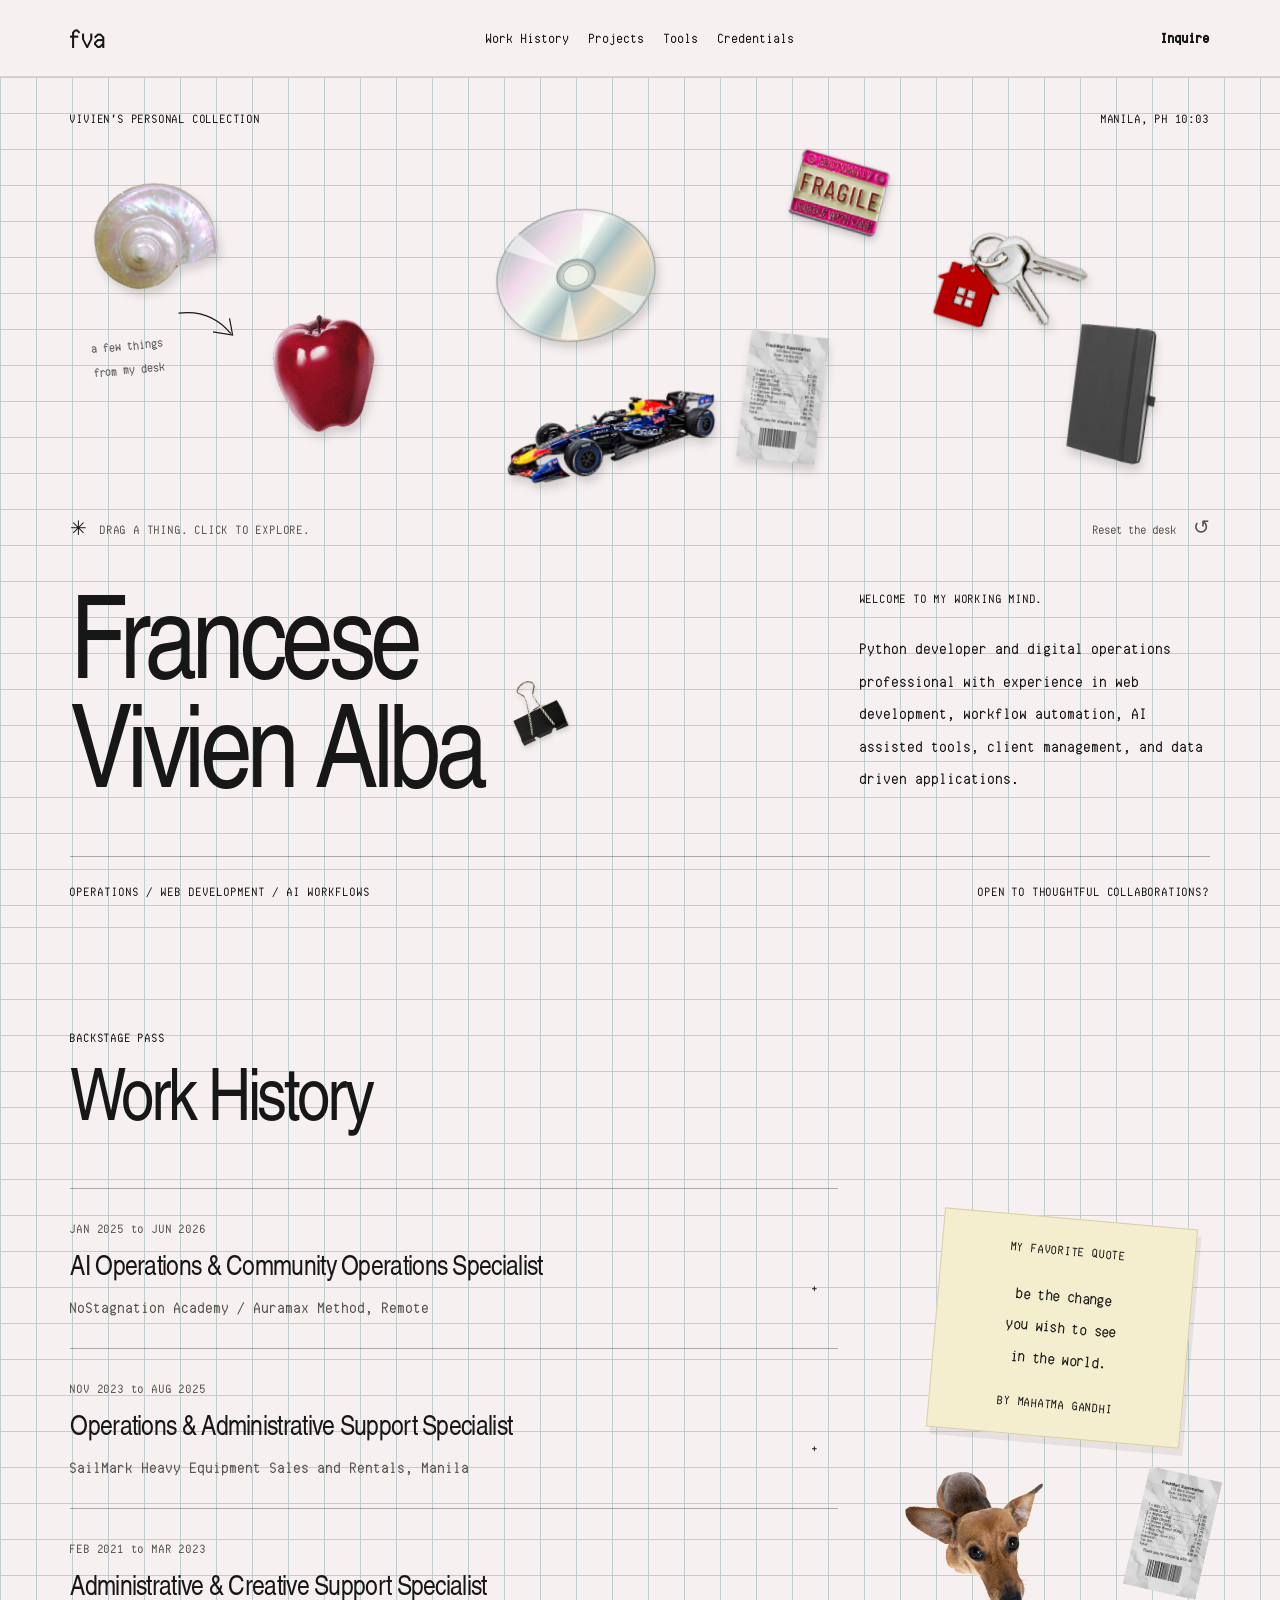
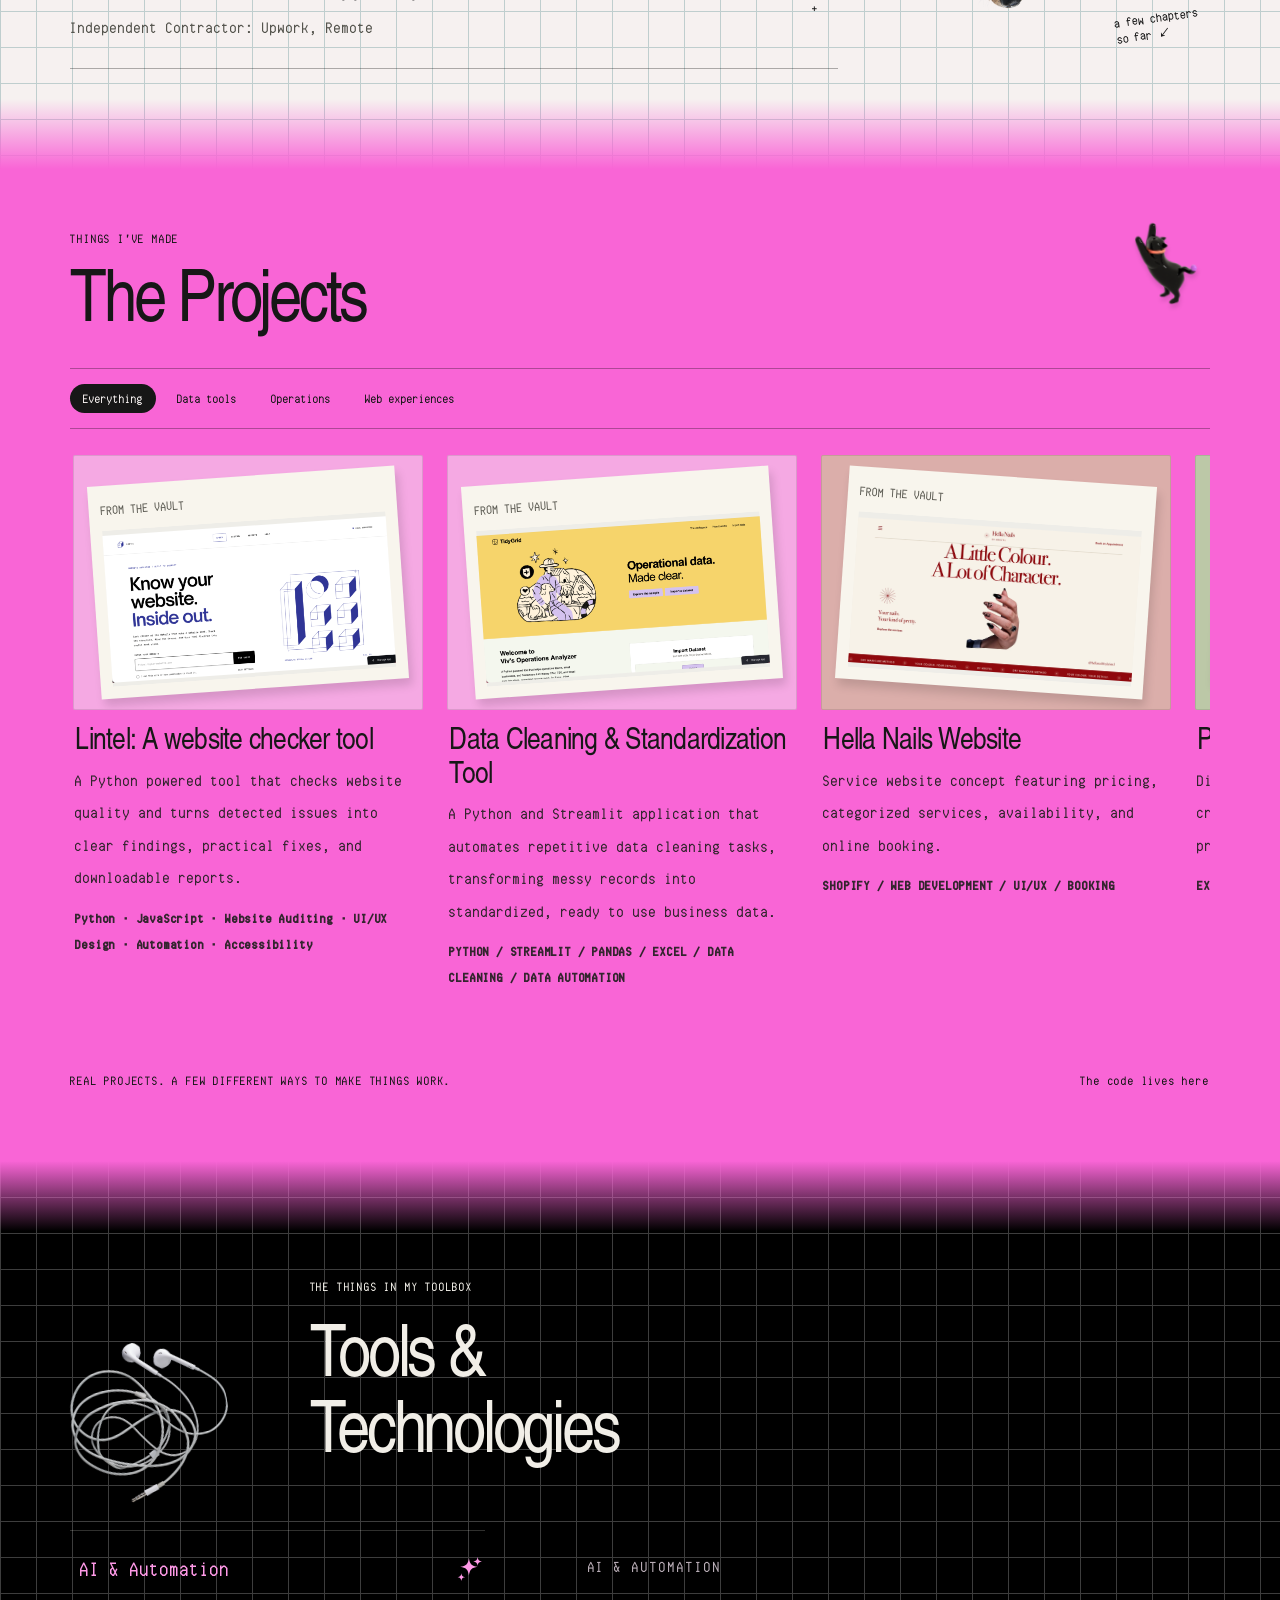
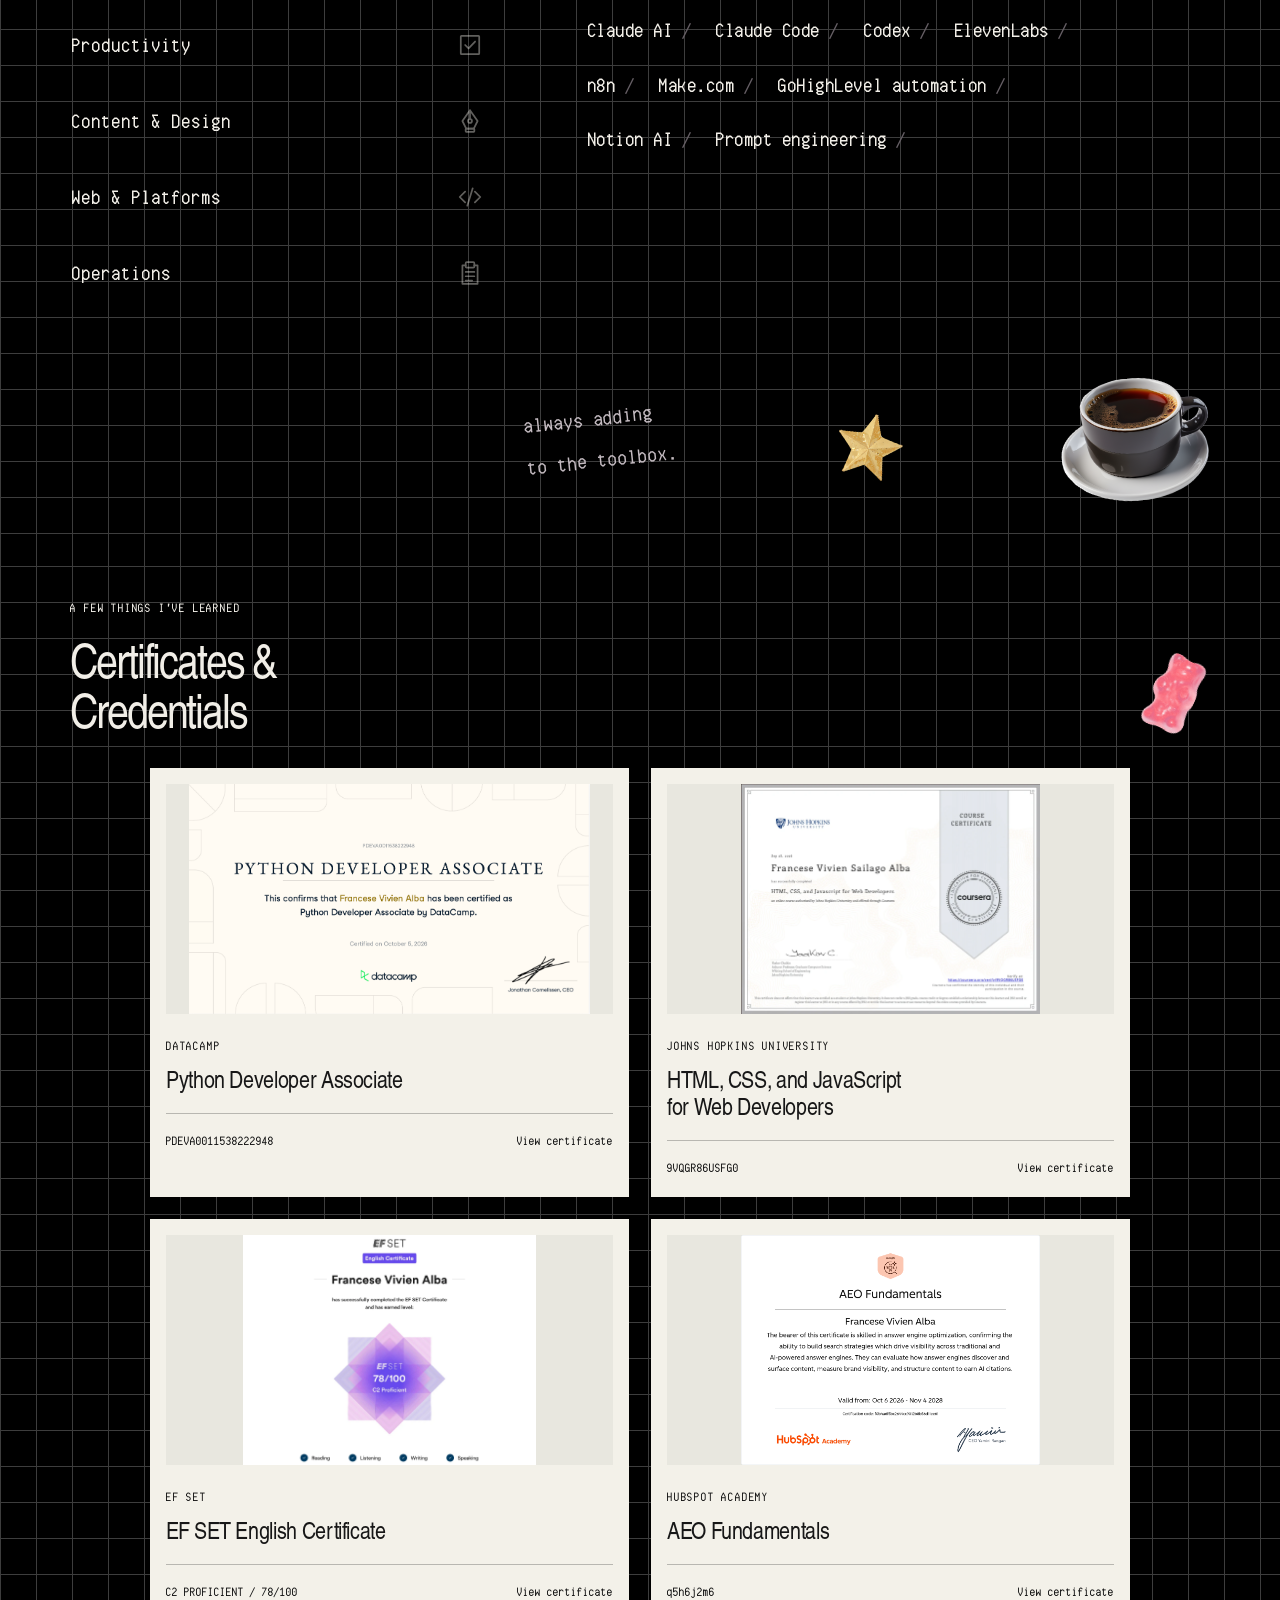
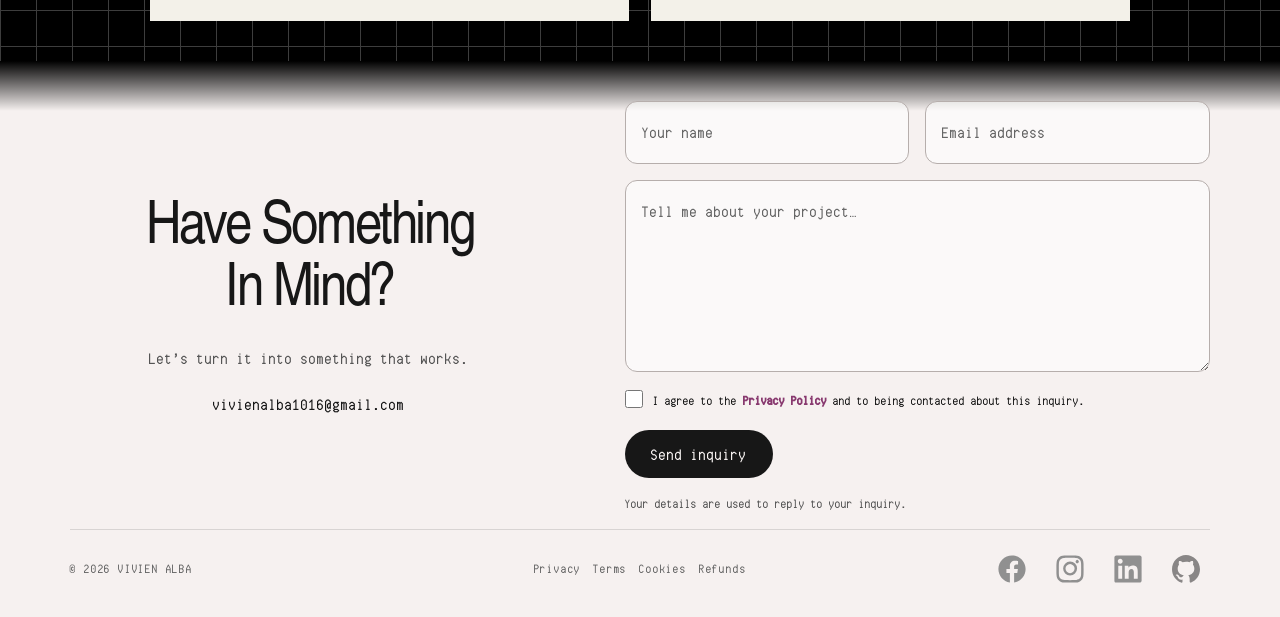
<file: index.html>
<!doctype html>
<html lang="en">
<head>
  <meta charset="utf-8">
  <meta name="viewport" content="width=device-width, initial-scale=1">
  <meta name="theme-color" content="#f6f1f0">
  <meta name="description" content="Practical tools, thoughtful workflows, and digital experiences by Vivien Alba, an operations and automation specialist based in Manila.">
  <meta name="robots" content="noindex,nofollow">
  <title>&#8203;</title>
  <link rel="icon" href="./assets/fva-exact-logo.png?v=black-fva-1" type="image/png">
  <link rel="apple-touch-icon" href="./assets/fva-exact-logo.png?v=black-fva-1">
  <link rel="preload" href="./assets/fonts/display.woff" as="font" type="font/woff" crossorigin>
  <link rel="preload" href="./assets/fonts/computer-says-no.woff2" as="font" type="font/woff2" crossorigin>
  <link rel="stylesheet" href="./assets/style.css?v=mobile-alpha-1">
  <script type="module" src="./assets/app.js?v=mobile-alpha-1"></script>
  <style id="credentials-gallery-styles">
#certificates.credentials{background-color:#000000;color:#f1eee7;padding:26px var(--gutter) 40px;--grid:#3d3d3d;border:0;border-radius:0}
#certificates .section-heading{border:0;padding-top:0;margin-bottom:24px}
#certificates .section-heading h2{font-size:48px}
#certificates .credentials-gummy{width:72px}
#certificates .credential-gallery{display:grid;grid-template-columns:repeat(2,minmax(0,1fr));gap:22px;max-width:980px;margin-inline:auto;overflow:visible;padding:0;cursor:auto}
#certificates .credential-gallery>.credential-card{min-width:0;width:auto;border:0;cursor:pointer}
#certificates .credential-image{height:clamp(170px,18vw,240px)}
@media(max-width:620px){
 #certificates.credentials{padding:22px var(--gutter) 32px}
 #certificates .section-heading h2{font-size:40px}
 #certificates .credentials-gummy{width:52px}
 #certificates .credential-gallery{grid-template-columns:1fr;max-width:400px;gap:18px}
 #certificates .credential-image{height:190px}
}
  </style>
</head>
<body>
  <a class="skip-link" href="#main">Skip to content</a>
  <header class="site-header">
    <a class="wordmark" href="#home" aria-label="Francese Vivien Alba, home">fva</a>
    <nav class="desktop-nav" aria-label="Main navigation">
      <a href="#work-history">Work History</a><a href="#projects">Projects</a><a href="#tools-technologies">Tools</a><a href="#certificates">Credentials</a>
    </nav>
    <button class="header-inquire" data-inquire type="button">Inquire</button>
    <button class="menu-toggle" type="button" aria-expanded="false" aria-controls="mobile-menu" aria-label="Open navigation"><span></span><span></span></button>
  </header>
  <nav class="mobile-menu" id="mobile-menu" aria-label="Mobile navigation" hidden>
    <a href="#work-history">Work History</a><a href="#projects">Projects</a><a href="#tools-technologies">Tools & Technologies</a><a href="#certificates">Certificates & Credentials</a><a href="#contact">Inquire</a>
  </nav>
  <main id="main" tabindex="-1">
    <section class="hero grid-paper" id="home" aria-labelledby="hero-title">
      <div class="section-kicker"><span>VIVIEN'S PERSONAL COLLECTION</span><span>MANILA, PH <span id="manila-clock"></span></span></div>
      <div class="object-desk" aria-label="Interactive desk: drag the objects or select one to explore a project">
        <button class="desk-object object-cd" type="button" data-project="websiteqc" aria-label="Explore Lintel website checker"><span class="desk-entry"><span class="object-float"><span class="object-art"><img src="./assets/cd.svg?v=alpha-1" alt="" draggable="false"></span></span></span><span class="object-label">Lintel ↗</span></button>
        <button class="desk-object object-terminal" type="button" data-project="tidygrid" aria-label="Explore TidyGrid"><span class="desk-entry"><span class="object-float"><span class="object-art"><img src="./assets/apple.svg?v=alpha-1" alt="" draggable="false"></span></span></span><span class="object-label">a little Python magic ↗</span></button>
        <button class="desk-object object-receipt" type="button" data-project="paperless" aria-label="Explore the Paperless Operations System"><span class="desk-entry"><span class="object-float"><span class="object-art"><img src="./assets/receipt.svg?v=alpha-1" alt="" draggable="false"></span></span></span><span class="object-label">less admin, more clarity ↗</span></button>
        <button class="desk-object object-camera" type="button" data-project="pinkroom" aria-label="Explore the Pink Room photobooth"><span class="desk-entry"><span class="object-float"><span class="object-art"><img src="./assets/keys.svg?v=alpha-1" alt="" draggable="false"></span></span></span><span class="object-label">say cheese ↗</span></button>
        <button class="desk-object object-star" type="button" data-scroll="tools-technologies" aria-label="Explore the toolbox"><span class="desk-entry"><span class="object-float"><span class="object-art"><img src="./assets/shell.svg?v=alpha-1" alt="" draggable="false"></span></span></span><span class="object-label">a curious human ↗</span></button>
        <button class="desk-object object-folder" type="button" data-scroll="certificates" aria-label="Explore Certificates and Credentials"><span class="desk-entry"><span class="object-float"><span class="object-art"><img src="./assets/notebook.svg?v=alpha-1" alt="" draggable="false"></span></span></span><span class="object-label">certificates &amp; credentials ↗</span></button>
        <button class="desk-object object-fragile" type="button" data-scroll="work-history" aria-label="Explore the experience behind the work"><span class="desk-entry"><span class="object-float"><span class="object-art"><img src="./assets/fragile.svg?v=alpha-1" alt="" draggable="false"></span></span></span><span class="object-label">handled with care ↗</span></button><button class="desk-object object-car" id="car-navigation-trigger" type="button" aria-label="RB19: choose where to go" aria-haspopup="dialog" aria-controls="car-navigation"><span class="desk-entry"><span class="object-float"><span class="object-art"><img src="./assets/rb19.png" alt="" draggable="false" width="1000" height="500"></span></span></span><span class="object-label">MV33</span></button><span class="desk-annotation" aria-hidden="true">a few things<br>from my desk <svg viewBox="0 0 85 45"><path d="M4 4q40-2 63 31m-22-4 24 6-2-21"/></svg></span>
      </div>
      <div class="desk-toolbar"><span><span class="tiny-cross" aria-hidden="true">✳</span> DRAG A THING. CLICK TO EXPLORE.</span><button id="reset-desk" type="button">Reset the desk <span aria-hidden="true">↺</span></button></div>
      <div class="hero-copy">
        <h1 id="hero-title"><span class="headline-line">Francese</span><span class="headline-line"><em>Vivien Alba</em><img class="heading-clip" src="./assets/binder-clip.svg?v=alpha-1" alt="" aria-hidden="true" width="75" height="79"></span></h1>
        <div class="hero-aside"><span class="micro-label">WELCOME TO MY WORKING MIND.</span><p>Python developer and digital operations professional with experience in web development, workflow automation, AI assisted tools, client management, and data driven applications.</p></div>
      </div>
      <div class="hero-bottom"><span>OPERATIONS / WEB DEVELOPMENT / AI WORKFLOWS</span><a href="#contact">Open to thoughtful collaborations? </a></div>
    </section>

    <section class="experience history grid-paper" id="work-history" aria-labelledby="experience-title">
      <div class="section-heading reveal"><div><span class="micro-label">BACKSTAGE PASS</span><h2 id="experience-title">Work <em>History</em></h2></div></div>
      <div class="history-layout"><div class="experience-list">
        <details class="experience-row reveal"><summary><span class="experience-period">JAN 2025 to JUN 2026</span><div><h3>AI Operations & Community Operations Specialist</h3><p>NoStagnation Academy / Auramax Method, Remote</p></div><span class="accordion-icon" aria-hidden="true">+</span></summary><div class="experience-body"><ul><li>Managed client accounts, scheduling, and progress tracking through Trainerize and Notion.</li><li>Coordinated online communities, Instagram accounts, client communications, and recurring content workflows.</li><li>Built Claude AI workflows for content creation, client feedback, summaries, and recurring administrative tasks.</li></ul></div></details>
        <details class="experience-row reveal"><summary><span class="experience-period">NOV 2023 to AUG 2025</span><div><h3>Operations & Administrative Support Specialist</h3><p>SailMark Heavy Equipment Sales and Rentals, Manila</p></div><span class="accordion-icon" aria-hidden="true">+</span></summary><div class="experience-body"><ul><li>Implemented an electronic booking system, reducing labor costs by 30% and office overhead by 10%.</li><li>Maintained operational records, booking data, and administrative documentation using Excel.</li><li>Managed business correspondence, digital files, and day to day administrative operations.</li></ul></div></details>
        <details class="experience-row reveal"><summary><span class="experience-period">FEB 2021 to MAR 2023</span><div><h3>Administrative & Creative Support Specialist</h3><p>Independent Contractor: Upwork, Remote</p></div><span class="accordion-icon" aria-hidden="true">+</span></summary><div class="experience-body"><ul><li>Managed email correspondence, calls, appointment scheduling, and general administrative tasks.</li><li>Organized digital files and created professional presentations and business materials.</li><li>Produced and edited visual and video content for social media and digital marketing.</li></ul></div></details>
      </div><div class="history-collage reveal"><div class="history-note"><span class="micro-label">MY FAVORITE QUOTE</span><strong>be the change<br><em>you wish to see<br>in the world.</em></strong><span class="micro-label">BY MAHATMA GANDHI</span></div><img class="history-dog" src="./assets/dachshund.svg?v=alpha-1" alt="" loading="lazy"><img class="history-receipt" src="./assets/receipt.svg?v=alpha-1" alt="" loading="lazy"><span class="history-handnote">a few chapters<br>so far ↙</span></div></div>
    </section>
    <section class="work grid-paper" id="projects" aria-labelledby="work-title">
      <div class="section-heading reveal"><div><span class="micro-label">THINGS I'VE MADE</span><h2 id="work-title">The <em>Projects</em></h2></div><img class="project-cat" src="./assets/dancing-cat.png" alt="" aria-hidden="true" loading="lazy" width="1129" height="1393"></div>
      <div class="work-toolbar"><div class="filters" role="group" aria-label="Filter projects"><button data-filter="all" aria-pressed="true">Everything</button><button data-filter="tools" aria-pressed="false">Data tools</button><button data-filter="workflows" aria-pressed="false">Operations</button><button data-filter="creative" aria-pressed="false">Web experiences</button></div></div>
      <p class="sr-only" id="project-carousel-help">Drag sideways or swipe to explore projects. Focus the carousel and use Left, Right, Home, or End.</p>
      <div class="project-grid project-carousel" id="project-carousel" role="region" aria-roledescription="carousel" aria-label="Projects" aria-describedby="project-carousel-help" tabindex="0">
        <article class="project project-current reveal" data-category="tools" data-id="websiteqc"><button class="project-cover screenshot-cover cover-websiteqc" data-project="websiteqc" aria-label="Read about Lintel: A website checker tool"><div class="project-print"><span class="print-label">FROM THE VAULT</span><img src="./assets/current/lintel.png" alt="Screenshot of Lintel website quality checker" loading="lazy" width="1400" height="900"></div></button><div class="project-caption"><div><h3>Lintel: A website checker tool</h3><p>A Python powered tool that checks website quality and turns detected issues into clear findings, practical fixes, and downloadable reports.</p></div><span class="project-tag">Python · JavaScript · Website Auditing · UI/UX Design · Automation · Accessibility</span></div></article>
        <article class="project project-current reveal" data-category="tools" data-id="tidygrid"><button class="project-cover screenshot-cover cover-tidygrid" data-project="tidygrid" aria-label="Read about Data Cleaning & Standardization Tool"><div class="project-print"><span class="print-label">FROM THE VAULT</span><img src="./assets/current/tidygrid-preview.png" alt="Screenshot of Data Cleaning & Standardization Tool" loading="lazy" width="1400" height="900"></div></button><div class="project-caption"><div><h3>Data Cleaning & Standardization Tool</h3><p>A Python and Streamlit application that automates repetitive data cleaning tasks, transforming messy records into standardized, ready to use business data.</p></div><span class="project-tag">PYTHON / STREAMLIT / PANDAS / EXCEL / DATA CLEANING / DATA AUTOMATION</span></div></article>
        <article class="project project-current reveal" data-category="creative" data-id="websites"><button class="project-cover screenshot-cover cover-websites" data-project="websites" aria-label="Read about Hella Nails Website"><div class="project-print"><span class="print-label">FROM THE VAULT</span><img src="./assets/current/hella-nails.webp" alt="Screenshot of Hella Nails Website" loading="lazy" width="1400" height="900"></div></button><div class="project-caption"><div><h3>Hella Nails Website</h3><p>Service website concept featuring pricing, categorized services, availability, and online booking.</p></div><span class="project-tag">SHOPIFY / WEB DEVELOPMENT / UI/UX / BOOKING</span></div></article>
        <article class="project project-current reveal" data-category="workflows" data-id="paperless"><button class="project-cover screenshot-cover cover-paperless" data-project="paperless" aria-label="Read about Paperless Operations System"><div class="project-print"><span class="print-label">FROM THE VAULT</span><img src="./assets/current/paperless.webp" alt="Screenshot of Paperless Operations System" loading="lazy" width="1400" height="900"></div></button><div class="project-caption"><div><h3>Paperless Operations System</h3><p>Digital booking and records workflow created to streamline administrative processes for an equipment business.</p></div><span class="project-tag">EXCEL / DIGITAL OPERATIONS / PROCESS DESIGN</span></div></article>
        <article class="project project-current reveal" data-category="creative" data-id="pinkroom"><button class="project-cover screenshot-cover cover-pinkroom" data-project="pinkroom" aria-label="Read about Scrapbook Inspired Photobooth"><div class="project-print"><span class="print-label">FROM THE VAULT</span><img src="./assets/current/pink-room.webp" alt="Screenshot of Scrapbook Inspired Photobooth" loading="lazy" width="1400" height="900"></div></button><div class="project-caption"><div><h3>Scrapbook Inspired Photobooth</h3><p>Interactive browser based photobooth with photo capture, filters, custom strips, and video recording.</p></div><span class="project-tag">HTML / CSS / JAVASCRIPT / GITHUB PAGES</span></div></article>
      </div><div class="work-footnote"><span>REAL PROJECTS. A FEW DIFFERENT WAYS TO MAKE THINGS WORK.</span><a class="text-link" href="https://github.com/vivienalba" target="_blank" rel="noopener noreferrer">The code lives here </a></div>
    </section>
    <section class="tools grid-paper" id="tools-technologies" aria-labelledby="tools-title"><div class="section-heading reveal"><div><span class="micro-label">THE THINGS IN MY TOOLBOX</span><h2 id="tools-title">Tools &<br><em>Technologies</em></h2></div><img class="mobile-tools-earbuds" src="./assets/earbuds-mobile.png" alt="" aria-hidden="true" width="228" height="228"></div><div class="tools-layout"><div class="tool-tabs" role="tablist" aria-label="Tool categories" aria-orientation="vertical">
<button type="button" id="tab-ai" role="tab" aria-controls="panel-ai" aria-selected="true" tabindex="0">AI &amp; Automation<b aria-hidden="true"><svg class="tab-icon" viewBox="0 0 24 24" fill="currentColor" aria-hidden="true" focusable="false"><path d="M11 2c.8 5.4 2.6 7.2 8 8-5.4.8-7.2 2.6-8 8-.8-5.4-2.6-7.2-8-8 5.4-.8 7.2-2.6 8-8Zm8-1c.3 2.7 1.3 3.7 4 4-2.7.3-3.7 1.3-4 4-.3-2.7-1.3-3.7-4-4 2.7-.3 3.7-1.3 4-4ZM4 16c.3 2.4 1.1 3.2 3.5 3.5-2.4.3-3.2 1.1-3.5 3.5-.3-2.4-1.1-3.2-3.5-3.5 2.4-.3 3.2-1.1 3.5-3.5Z"/></svg></b></button><button type="button" id="tab-productivity" role="tab" aria-controls="panel-productivity" aria-selected="false" tabindex="-1">Productivity<b aria-hidden="true"><svg class="tab-icon" viewBox="0 0 24 24" fill="none" stroke="currentColor" stroke-width="1.6" stroke-linecap="round" stroke-linejoin="round" aria-hidden="true" focusable="false"><rect x="3.5" y="3.5" width="17" height="17" rx=".6"/><path d="m7.5 12 3.2 3.2 6-6.4"/></svg></b></button><button type="button" id="tab-design" role="tab" aria-controls="panel-design" aria-selected="false" tabindex="-1">Content &amp; Design<b aria-hidden="true"><svg class="tab-icon" viewBox="0 0 24 24" fill="none" stroke="currentColor" stroke-width="1.6" stroke-linecap="round" stroke-linejoin="round" aria-hidden="true" focusable="false"><path d="m12 2-7 10 3.5 7h7L19 12 12 2Zm0 0v8"/><circle cx="12" cy="12" r="1.8"/><rect x="8" y="19" width="8" height="3" rx=".5"/></svg></b></button><button type="button" id="tab-web" role="tab" aria-controls="panel-web" aria-selected="false" tabindex="-1">Web &amp; Platforms<b aria-hidden="true"><svg class="tab-icon" viewBox="0 0 24 24" fill="none" stroke="currentColor" stroke-width="1.6" stroke-linecap="round" stroke-linejoin="round" aria-hidden="true" focusable="false"><path d="m7.5 7-5 5 5 5m9-10 5 5-5 5M14.5 4l-5 16"/></svg></b></button><button type="button" id="tab-operations" role="tab" aria-controls="panel-operations" aria-selected="false" tabindex="-1">Operations<b aria-hidden="true"><svg class="tab-icon" viewBox="0 0 24 24" fill="none" stroke="currentColor" stroke-width="1.6" stroke-linecap="round" stroke-linejoin="round" aria-hidden="true" focusable="false"><rect x="8" y="2" width="8" height="5" rx="1"/><path d="M8 5H5v17h14V5h-3M8 11h8M8 15h8M8 19h6"/></svg></b></button></div><div class="tool-panels"><div class="tool-panel" id="panel-ai" role="tabpanel" aria-labelledby="tab-ai" tabindex="0"><span class="micro-label">AI &amp; AUTOMATION</span><div class="tool-cloud"><span>Claude AI</span><span>Claude Code</span><span>Codex</span><span>ElevenLabs</span><span>n8n</span><span>Make.com</span><span>GoHighLevel automation</span><span>Notion AI</span><span>Prompt engineering</span></div></div><div class="tool-panel" id="panel-productivity" role="tabpanel" aria-labelledby="tab-productivity" tabindex="0"><span class="micro-label">PRODUCTIVITY</span><div class="tool-cloud"><span>Notion</span><span>Google Sheets</span><span>Google Slides</span><span>Microsoft Excel</span><span>Word</span><span>PowerPoint</span><span>Teams</span><span>Microsoft 365</span></div></div><div class="tool-panel" id="panel-design" role="tabpanel" aria-labelledby="tab-design" tabindex="0"><span class="micro-label">CONTENT &amp; DESIGN</span><div class="tool-cloud"><span>Figma</span><span>Canva</span><span>Adobe Photoshop</span><span>Content creation</span><span>Video editing</span><span>Social media management</span><span>Community management</span></div></div><div class="tool-panel" id="panel-web" role="tabpanel" aria-labelledby="tab-web" tabindex="0"><span class="micro-label">WEB &amp; PLATFORMS</span><div class="tool-cloud"><span>Git</span><span>GitHub</span><span>PyCharm</span><span>Shopify</span><span>HTML</span><span>CSS</span><span>Web Development</span><span>Figma Site</span></div></div><div class="tool-panel" id="panel-operations" role="tabpanel" aria-labelledby="tab-operations" tabindex="0"><span class="micro-label">OPERATIONS</span><div class="tool-cloud"><span>Digital record keeping</span><span>Data management</span><span>Mail management scheduling</span><span>Client support</span><span>Project coordination</span><span>Administrative operations</span></div></div></div></div><div class="tools-objects" aria-hidden="true"><img class="tools-earbuds" src="./assets/earbuds.svg?v=alpha-1" alt="" loading="lazy"><img class="tools-star" src="./assets/star.svg?v=alpha-1" alt="" loading="lazy"><img class="tools-coffee" src="./assets/coffee.svg?v=alpha-1" alt="" loading="lazy"><span>always adding<br>to the toolbox.</span></div></section>
    <section class="credentials grid-paper" id="certificates" aria-labelledby="credentials-title"><div class="section-heading reveal"><div><span class="micro-label">A FEW THINGS I'VE LEARNED</span><h2 id="credentials-title">Certificates &<br><em>Credentials</em></h2></div><img class="credentials-gummy" src="./assets/pink-gummy-bear.svg?v=alpha-1" alt="" aria-hidden="true" width="52" height="67" loading="lazy"></div><div class="credential-grid credential-gallery">
      <a class="credential-card reveal" href="https://www.datacamp.com/certificate/PDEVA0011538222948" target="_blank" rel="noopener noreferrer"><div class="credential-image"><img src="./assets/current/datacamp-python-certificate.png" alt="DataCamp Python Developer Associate certificate awarded to Francese Vivien Alba on October 5, 2026" loading="lazy" width="2048" height="1176"></div><span class="micro-label">DATACAMP</span><h3 style="white-space:nowrap;font-size:clamp(18px,5.5vw,24px)">Python Developer Associate</h3><div class="credential-bottom"><span>PDEVA0011538222948</span><span>View certificate</span></div></a>
      <a class="credential-card reveal" href="https://www.coursera.org/account/accomplishments/records/9VQGR86USFG0" target="_blank" rel="noopener noreferrer"><div class="credential-image"><img src="./assets/current/web-certificate.webp" alt="HTML, CSS, and Javascript for Web Developers course certificate" loading="lazy" width="1200" height="800"></div><span class="micro-label">JOHNS HOPKINS UNIVERSITY</span><h3>HTML, CSS, and JavaScript<br>for Web Developers</h3><div class="credential-bottom"><span>9VQGR86USFG0</span><span>View certificate </span></div></a>
      <a class="credential-card reveal" href="https://cert.efset.org/stmmYJ" target="_blank" rel="noopener noreferrer"><div class="credential-image"><img src="./assets/current/english-certificate.webp" alt="EF Set English Certificate" loading="lazy" width="1200" height="800"></div><span class="micro-label">EF SET</span><h3 style="white-space:nowrap;font-size:clamp(18px,5.5vw,24px)">EF SET English Certificate</h3><div class="credential-bottom"><span>C2 PROFICIENT / 78/100</span><span>View certificate</span></div></a>
      <a class="credential-card reveal" href="https://app-na2.hubspot.com/academy/achievements/q5h6j2m6/en/1/vivien-na/aeo-fundamentals" target="_blank" rel="noopener noreferrer"><div class="credential-image"><img src="./assets/current/hubspot-aeo-certificate.png" alt="HubSpot Academy AEO Fundamentals certificate awarded to Francese Vivien Alba, valid October 6, 2026 through November 4, 2028" loading="lazy" width="1140" height="880"></div><span class="micro-label">HUBSPOT ACADEMY</span><h3 style="white-space:nowrap;font-size:clamp(18px,5.5vw,24px)">AEO Fundamentals</h3><div class="credential-bottom"><span>q5h6j2m6</span><span>View certificate</span></div></a>
    </div></section>
    <section class="contact contact-inquiry" id="contact" aria-labelledby="contact-title">
      <div class="contact-content reveal">
        <div class="contact-intro"><h2 id="contact-title">Have Something<br><em>In Mind?</em></h2><p>Let’s turn it into something that works.</p><a class="inquiry-email" href="mailto:vivienalba1016@gmail.com">vivienalba1016@gmail.com</a></div>
        <form class="inquiry-form" id="inquiry-form" action="https://formsubmit.co/vivienalba1016@gmail.com" method="post" aria-label="Send Vivien a project inquiry" aria-describedby="inquiry-notice" aria-busy="false">
          <input type="hidden" name="_subject" value="New portfolio inquiry for Vivien Alba">
          <input type="hidden" name="_template" value="table">
          <input class="inquiry-honeypot" type="text" name="_honey" tabindex="-1" autocomplete="off" aria-hidden="true">
          <fieldset class="inquiry-fields"><legend class="sr-only">Your inquiry</legend>
            <div class="inquiry-row"><div class="inquiry-field"><label class="sr-only" for="inquiry-name">Your name</label><input id="inquiry-name" name="name" type="text" placeholder="Your name" autocomplete="name" required maxlength="100"></div><div class="inquiry-field"><label class="sr-only" for="inquiry-email">Email address</label><input id="inquiry-email" name="email" type="email" placeholder="Email address" autocomplete="email" required maxlength="254"></div></div>
            <div class="inquiry-field"><label class="sr-only" for="inquiry-message">Tell me about your project</label><textarea id="inquiry-message" name="message" placeholder="Tell me about your project…" required maxlength="5000" rows="5"></textarea></div>
            <label class="inquiry-consent"><input type="checkbox" name="consent" value="yes" required><span>I agree to the <a href="./privacy.html" data-policy="privacy">Privacy Policy</a> and to being contacted about this inquiry.</span></label>
            <button class="inquiry-submit" type="submit">Send inquiry</button>
          </fieldset>
          <p class="inquiry-notice" id="inquiry-notice">Your details are used to reply to your inquiry.</p>
          <p class="inquiry-status" data-inquiry-status role="status" aria-live="polite" aria-atomic="true"></p>
        </form>
      </div>
    </section>
  </main>
  <footer class="site-footer">
    <span class="footer-copyright">© <span id="year">2026</span> VIVIEN ALBA</span>
    <div class="footer-policies"><a data-policy="privacy" href="./privacy.html">Privacy</a><a data-policy="terms" href="./terms.html">Terms</a><a data-policy="cookies" href="./cookies.html">Cookies</a><a data-policy="refunds" href="./refunds.html">Refunds</a></div>
    <nav class="social-links" aria-label="Social profiles"><a href="https://www.facebook.com/vivienalbaaa/" aria-label="Facebook" target="_blank" rel="noopener noreferrer"><svg viewBox="0 0 20 20" fill="currentColor" aria-hidden="true" focusable="false"><path d="M18 10.049C18 5.603 14.419 2 10 2c-4.419 0-8 3.603-8 8.049C2 14.067 4.925 17.396 8.75 18v-5.624H6.719v-2.328h2.03V8.275c0-2.017 1.195-3.132 3.023-3.132.874 0 1.79.158 1.79.158v1.98h-1.009c-.994 0-1.303.621-1.303 1.258v1.51h2.219l-.355 2.326H11.25V18c3.825-.604 6.75-3.933 6.75-7.951Z"/></svg></a><a href="https://www.instagram.com/vivienalbaa/" aria-label="Instagram" target="_blank" rel="noopener noreferrer"><svg viewBox="0 0 20 20" fill="currentColor" aria-hidden="true" focusable="false"><path fill-rule="evenodd" d="M13.23 3.492c-.84-.037-1.096-.046-3.23-.046-2.144 0-2.39.01-3.238.055-.776.027-1.195.164-1.487.273a2.43 2.43 0 0 0-.912.593 2.486 2.486 0 0 0-.602.922c-.11.282-.238.702-.274 1.486-.046.84-.046 1.095-.046 3.23 0 2.134.01 2.39.046 3.229.004.51.097 1.016.274 1.495.145.365.319.639.602.913.282.282.538.456.92.602.474.176.974.268 1.479.273.848.046 1.103.046 3.238.046 2.134 0 2.39-.01 3.23-.046.784-.036 1.203-.164 1.486-.273.374-.146.648-.329.921-.602.283-.283.447-.548.602-.922.177-.476.27-.979.274-1.486.037-.84.046-1.095.046-3.23 0-2.134-.01-2.39-.055-3.229-.027-.784-.164-1.204-.274-1.495a2.43 2.43 0 0 0-.593-.913 2.604 2.604 0 0 0-.92-.602c-.284-.11-.703-.237-1.488-.273ZM6.697 2.05c.857-.036 1.131-.045 3.302-.045 1.1-.014 2.202.001 3.302.045.664.014 1.321.14 1.943.374a3.968 3.968 0 0 1 1.414.922c.41.397.728.88.93 1.414.23.622.354 1.279.365 1.942C18 7.56 18 7.824 18 10.005c0 2.17-.01 2.444-.046 3.292-.036.858-.173 1.442-.374 1.943-.2.53-.474.976-.92 1.423a3.896 3.896 0 0 1-1.415.922c-.51.191-1.095.337-1.943.374-.857.036-1.122.045-3.302.045-2.171 0-2.445-.009-3.302-.055-.849-.027-1.432-.164-1.943-.364a4.152 4.152 0 0 1-1.414-.922 4.128 4.128 0 0 1-.93-1.423c-.183-.51-.329-1.085-.365-1.943C2.009 12.45 2 12.167 2 10.004c0-2.161 0-2.435.055-3.302.027-.848.164-1.432.365-1.942a4.44 4.44 0 0 1 .92-1.414 4.18 4.18 0 0 1 1.415-.93c.51-.183 1.094-.33 1.943-.366Zm.427 4.806a4.105 4.105 0 1 1 5.805 5.805 4.105 4.105 0 0 1-5.805-5.805Zm1.882 5.371a2.668 2.668 0 1 0 2.042-4.93 2.668 2.668 0 0 0-2.042 4.93Zm5.922-5.942a.958.958 0 1 1-1.355-1.355.958.958 0 0 1 1.355 1.355Z" clip-rule="evenodd"/></svg></a><a href="https://www.linkedin.com/in/francese-vivien-alba-627348263/" aria-label="LinkedIn" target="_blank" rel="noopener noreferrer"><svg viewBox="0 0 20 20" fill="currentColor" aria-hidden="true" focusable="false"><path fill-rule="evenodd" clip-rule="evenodd" d="M16.8411 2H3.2061C2.5539 2 2 2.51581 2 3.15124V16.848C2 17.4842 2.36343 18 3.01562 18H16.6507C17.3036 18 18 17.4842 18 16.848V3.15124C18 2.51581 17.4941 2 16.8411 2ZM8.09524 8.09524H10.2491V9.19314H10.2728C10.6011 8.60114 11.571 8 12.7703 8C15.072 8 15.7143 9.2221 15.7143 11.4857V15.7143H13.4286V11.9025C13.4286 10.8891 13.024 10 12.0777 10C10.9288 10 10.381 10.7779 10.381 12.0549V15.7143H8.09524V8.09524ZM4.28571 15.7143H6.57143V8.09524H4.28571V15.7143ZM6.85714 5.42857C6.85714 6.2179 6.2179 6.85714 5.42857 6.85714C4.63924 6.85714 4 6.2179 4 5.42857C4 4.63924 4.63924 4 5.42857 4C6.2179 4 6.85714 4.63924 6.85714 5.42857Z" fill="currentColor"/></svg></a><a href="https://github.com/vivienalba" aria-label="GitHub" target="_blank" rel="noopener noreferrer"><img class="github-icon" src="./assets/social/github.svg?v=alpha-1" alt="" width="98" height="96"></a></nav>
  </footer>
  <dialog class="car-navigation" id="car-navigation" aria-labelledby="car-navigation-title"><button class="dialog-close" type="button" aria-label="Close destination menu">Close <span aria-hidden="true">×</span></button><div class="car-navigation-content"><span class="micro-label">RB19</span><h2 id="car-navigation-title">Where do you wanna go?</h2><nav aria-label="Choose a destination"><a href="#work-history">Work History</a><a href="#projects">Projects</a><a href="#tools-technologies">Tools & Technologies</a><a href="#certificates">Certificates & Credentials</a><a href="#contact">Inquire</a></nav></div></dialog>
  <dialog class="project-dialog" id="project-dialog" aria-labelledby="dialog-title"><button class="dialog-close" aria-label="Close project details">Close <span aria-hidden="true">×</span></button><div id="dialog-content"></div></dialog>
  <dialog class="policy-dialog" id="policy-dialog" aria-labelledby="policy-title"><button class="dialog-close" aria-label="Close policy">Close <span aria-hidden="true">×</span></button><div id="policy-content"></div></dialog>
  <div class="toast" role="status" aria-live="polite"></div>
  <noscript><p class="noscript-note">Project previews, filters, and desk interactions need JavaScript. You can still read the work history and use the inquiry form. Without JavaScript, submission opens the form service’s confirmation page.</p></noscript>
</body>
</html>
</file>
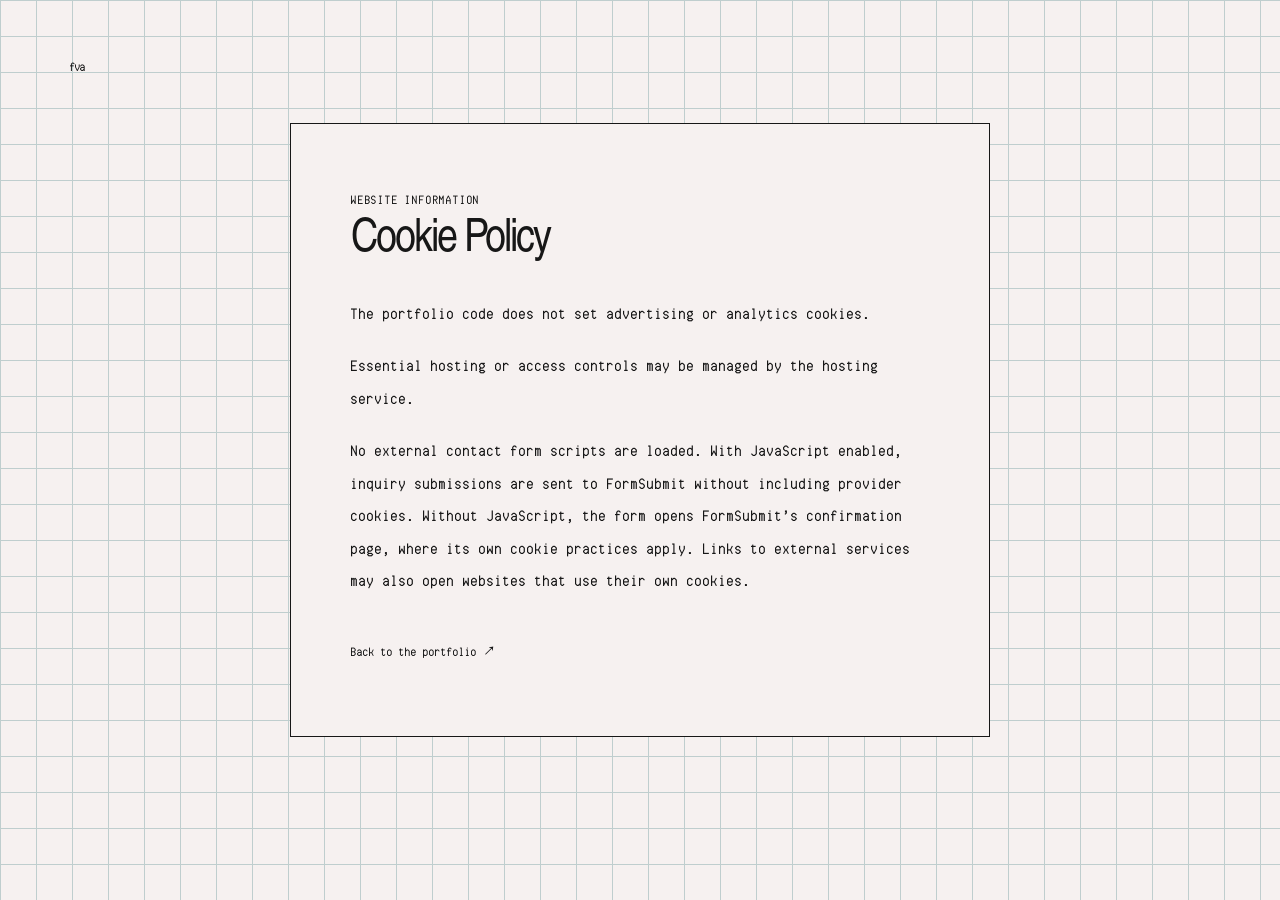
<file: cookies.html>
<!doctype html><html lang="en"><head><meta charset="utf-8"><meta name="viewport" content="width=device-width,initial-scale=1"><meta name="robots" content="noindex,nofollow"><title>Cookie Policy</title><link rel="icon" href="./assets/fva-exact-logo.png?v=black-fva-1"><link rel="stylesheet" href="./assets/style.css?v=mobile-alpha-1"></head><body class="policy-page grid-paper"><a class="wordmark" href="./index.html">fva</a><article><span class="micro-label">WEBSITE INFORMATION</span><h1>Cookie Policy</h1><p>The portfolio code does not set advertising or analytics cookies.</p><p>Essential hosting or access controls may be managed by the hosting service.</p><p>No external contact form scripts are loaded. With JavaScript enabled, inquiry submissions are sent to FormSubmit without including provider cookies. Without JavaScript, the form opens FormSubmit’s confirmation page, where its own cookie practices apply. Links to external services may also open websites that use their own cookies.</p><a class="text-link" href="./index.html">Back to the portfolio ↗</a></article></body></html>
</file>
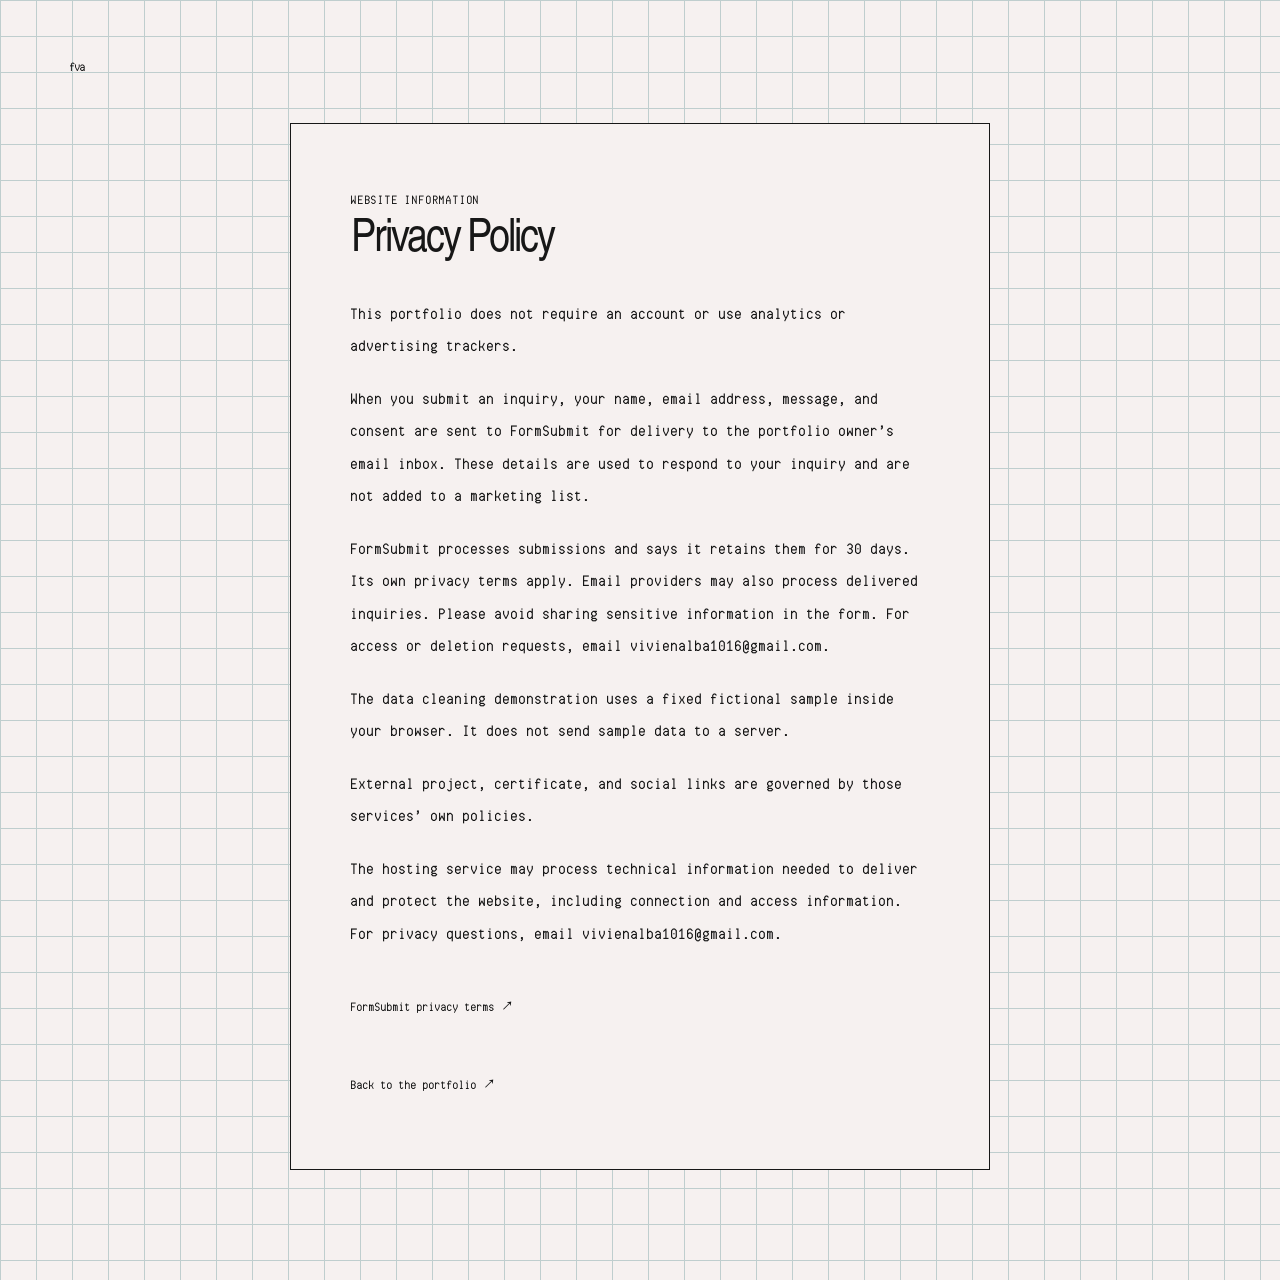
<file: privacy.html>
<!doctype html><html lang="en"><head><meta charset="utf-8"><meta name="viewport" content="width=device-width,initial-scale=1"><meta name="robots" content="noindex,nofollow"><title>Privacy Policy</title><link rel="icon" href="./assets/fva-exact-logo.png?v=black-fva-1"><link rel="stylesheet" href="./assets/style.css?v=mobile-alpha-1"></head><body class="policy-page grid-paper"><a class="wordmark" href="./index.html">fva</a><article><span class="micro-label">WEBSITE INFORMATION</span><h1>Privacy Policy</h1><p>This portfolio does not require an account or use analytics or advertising trackers.</p><p>When you submit an inquiry, your name, email address, message, and consent are sent to FormSubmit for delivery to the portfolio owner’s email inbox. These details are used to respond to your inquiry and are not added to a marketing list.</p><p>FormSubmit processes submissions and says it retains them for 30 days. Its own privacy terms apply. Email providers may also process delivered inquiries. Please avoid sharing sensitive information in the form. For access or deletion requests, email vivienalba1016@gmail.com.</p><p>The data cleaning demonstration uses a fixed fictional sample inside your browser. It does not send sample data to a server.</p><p>External project, certificate, and social links are governed by those services’ own policies.</p><p>The hosting service may process technical information needed to deliver and protect the website, including connection and access information. For privacy questions, email vivienalba1016@gmail.com.</p><p><a class="text-link" href="https://formsubmit.co/privacy.pdf" target="_blank" rel="noopener noreferrer">FormSubmit privacy terms ↗</a></p><a class="text-link" href="./index.html">Back to the portfolio ↗</a></article></body></html>
</file>
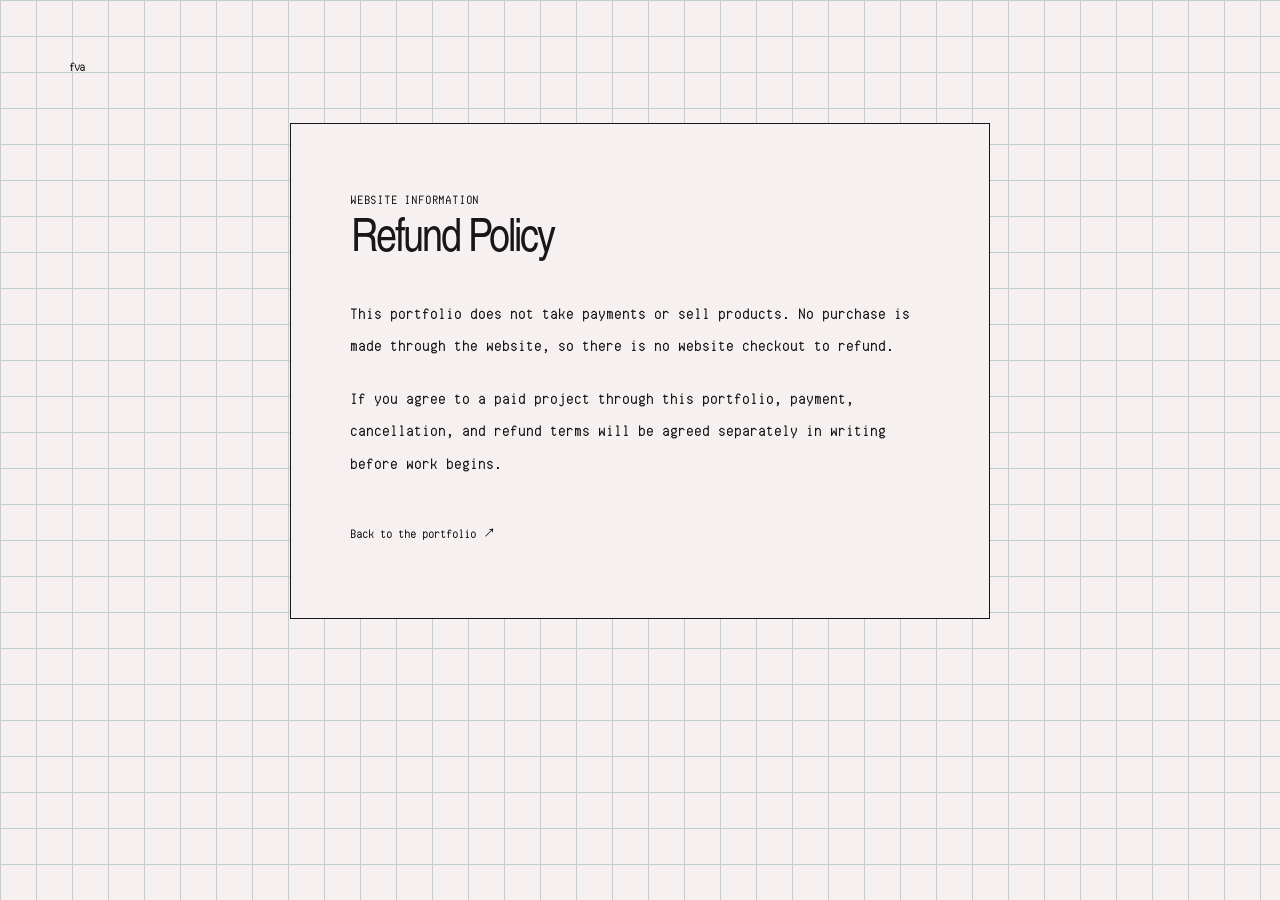
<file: refunds.html>
<!doctype html><html lang="en"><head><meta charset="utf-8"><meta name="viewport" content="width=device-width,initial-scale=1"><meta name="robots" content="noindex,nofollow"><title>Refund Policy</title><link rel="icon" href="./assets/fva-exact-logo.png?v=black-fva-1"><link rel="stylesheet" href="./assets/style.css?v=mobile-alpha-1"></head><body class="policy-page grid-paper"><a class="wordmark" href="./index.html">fva</a><article><span class="micro-label">WEBSITE INFORMATION</span><h1>Refund Policy</h1><p>This portfolio does not take payments or sell products. No purchase is made through the website, so there is no website checkout to refund.</p><p>If you agree to a paid project through this portfolio, payment, cancellation, and refund terms will be agreed separately in writing before work begins.</p><a class="text-link" href="./index.html">Back to the portfolio ↗</a></article></body></html>
</file>
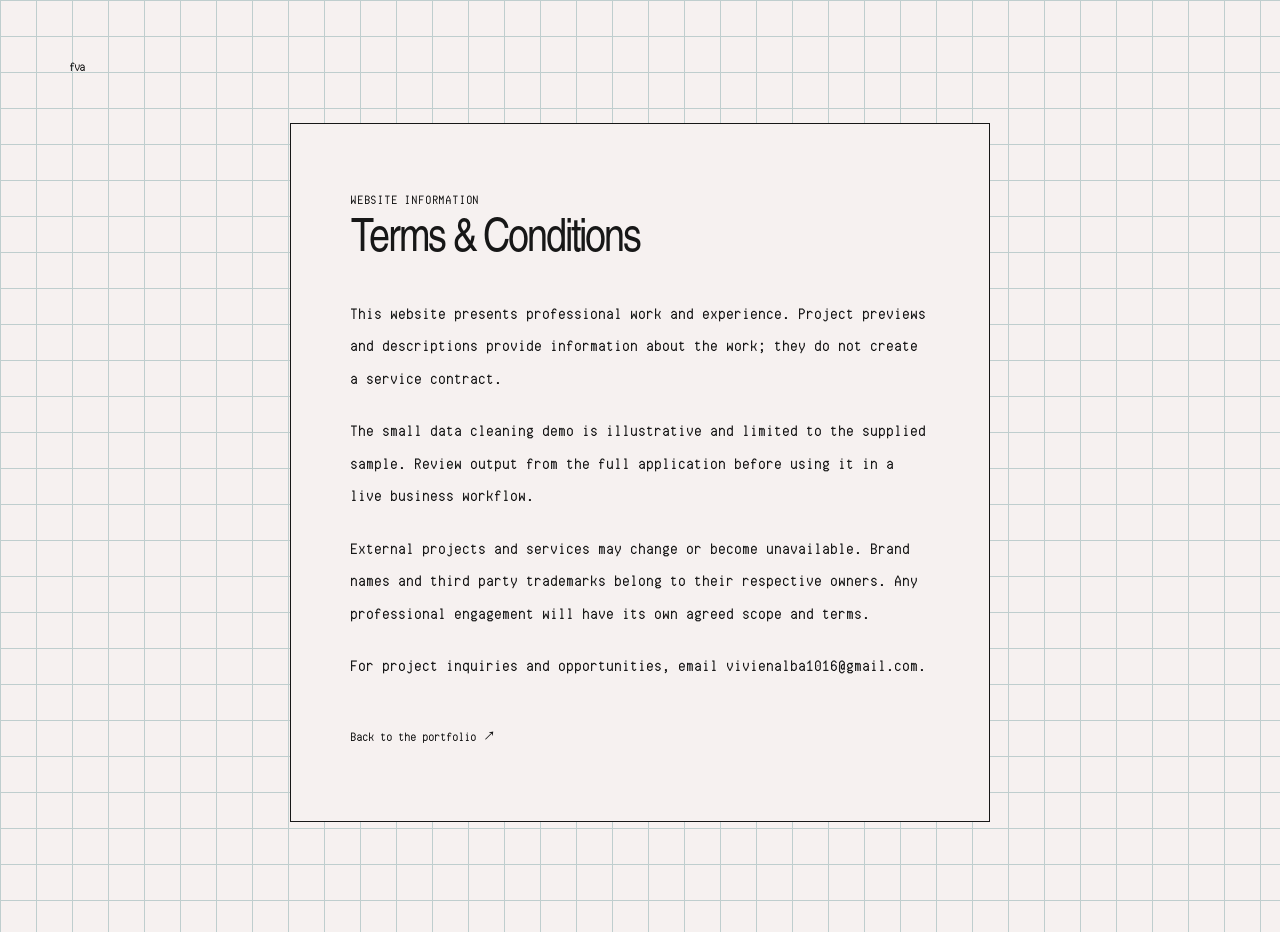
<file: terms.html>
<!doctype html><html lang="en"><head><meta charset="utf-8"><meta name="viewport" content="width=device-width,initial-scale=1"><meta name="robots" content="noindex,nofollow"><title>Terms & Conditions</title><link rel="icon" href="./assets/fva-exact-logo.png?v=black-fva-1"><link rel="stylesheet" href="./assets/style.css?v=mobile-alpha-1"></head><body class="policy-page grid-paper"><a class="wordmark" href="./index.html">fva</a><article><span class="micro-label">WEBSITE INFORMATION</span><h1>Terms & Conditions</h1><p>This website presents professional work and experience. Project previews and descriptions provide information about the work; they do not create a service contract.</p><p>The small data cleaning demo is illustrative and limited to the supplied sample. Review output from the full application before using it in a live business workflow.</p><p>External projects and services may change or become unavailable. Brand names and third party trademarks belong to their respective owners. Any professional engagement will have its own agreed scope and terms.</p><p>For project inquiries and opportunities, email vivienalba1016@gmail.com.</p><a class="text-link" href="./index.html">Back to the portfolio ↗</a></article></body></html>
</file>
<file: assets/style.css>
@font-face{font-family:DeskDisplay;src:url('./fonts/display.woff') format('woff');font-weight:400;font-display:swap}
@font-face{font-family:DeskDisplay;src:url('./fonts/display-italic.woff') format('woff');font-weight:700;font-style:italic;font-display:swap}
@font-face{font-family:DeskSans;src:url('./fonts/body.woff') format('woff');font-weight:400;font-display:swap}
@font-face{font-family:DeskMono;src:url('./fonts/mono.woff') format('woff');font-weight:400;font-display:swap}
:root{--paper:#f6f1f0;--ink:#171717;--pink:#f965d6;--grid:rgba(102,167,191,.24);--gutter:clamp(24px,5.5vw,88px);--sans:DeskSans,Arial,sans-serif;--display:DeskDisplay,'Arial Narrow',sans-serif;--mono:DeskMono,monospace}
*{box-sizing:border-box}html{scroll-behavior:smooth;scroll-padding-top:90px}body{margin:0;background:var(--paper);color:var(--ink);font-family:var(--sans);font-size:20px;overflow-x:clip}button,a{-webkit-tap-highlight-color:transparent}button{font:inherit;color:inherit;cursor:pointer}a{color:inherit;text-decoration:none}button{border:0;background:none}button:active{transform:translateY(1px)}button:disabled{cursor:default}img{max-width:100%;display:block}h1,h2,h3,h4,p{margin:0}h1,h2,h4{font-family:var(--display);font-weight:400;letter-spacing:-.045em}em{font-weight:700;font-style:italic}button:focus-visible,a:focus-visible,summary:focus-visible{outline:2px solid currentColor;outline-offset:6px}::selection{background:#fa83dc;color:var(--ink)}[hidden]{display:none!important}.skip-link{position:fixed;top:-80px;left:20px;padding:14px;background:var(--ink);color:white;z-index:100}.skip-link:focus{top:15px}.grid-paper{background-image:linear-gradient(var(--grid) 1px,transparent 1px),linear-gradient(90deg,var(--grid) 1px,transparent 1px);background-size:36px 36px}.micro-label,.section-kicker,.hero-bottom,.desk-toolbar,.project-tag,.project-number,.work-count,.work-footnote,.tool-list,.experience-period,.experience-tools,.contact-top,.site-footer,.notebook-label,.mini-pill,.cover-open{font-family:var(--mono);font-size:20px;line-height:1.6;letter-spacing:.04em}.text-link{display:inline-flex;align-items:center;gap:30px;padding:10px 0;font-size:20px}.text-link span{font-size:20px;transition:transform 180ms ease}.text-link:hover span{transform:translate(3px,-3px)}.site-header{position:sticky;top:0;z-index:40;height:77px;padding:0 var(--gutter);display:flex;align-items:center;gap:26px;background:rgba(242,242,237,.94);border-bottom:1px solid rgba(0,0,0,.12);backdrop-filter:blur(10px)}.wordmark{font-family:var(--sans);font-size:20px;letter-spacing:-.06em;white-space:nowrap}.wordmark span{font-style:italic;font-weight:700}.wordmark sup{font-family:var(--mono);font-size:20px;top:-1.2em;position:relative;margin-left:5px}.header-note{font-family:var(--mono);font-size:20px;max-width:140px;line-height:1.5}.desktop-nav{margin-left:auto;display:flex;gap:25px;font-size:20px}.desktop-nav a{position:relative;padding:10px 0}.motion-toggle{display:flex;align-items:center;gap:7px;font-family:var(--mono);font-size:20px;white-space:nowrap;padding:12px 0}.motion-led{width:6px;height:6px;border-radius:50%;background:#456b43}.motion-toggle[aria-pressed=false] .motion-led{background:#888}.menu-toggle{display:none;width:40px;height:44px;padding:11px 5px}.menu-toggle span{display:block;height:1px;background:var(--ink);margin:6px 0;transition:transform 180ms ease}.menu-toggle[aria-expanded=true] span:first-child{transform:translateY(3.5px) rotate(45deg)}.menu-toggle[aria-expanded=true] span:last-child{transform:translateY(-3.5px) rotate(-45deg)}.mobile-menu{position:fixed;z-index:39;inset:77px 0 auto;background:var(--pink);padding:25px var(--gutter) 45px;border-bottom:1px solid}.mobile-menu a{font-family:var(--sans);font-size:20px;display:flex;justify-content:space-between;padding:15px 0;}.mobile-menu a span{font-family:var(--mono);font-size:20px;padding-top:17px}.hero{padding:26px var(--gutter) 0;min-height:calc(100svh - 77px)}.section-kicker{display:flex;justify-content:space-between;gap:20px;font-size:20px}.object-desk{height:clamp(255px,28vw,380px);position:relative;max-width:1260px;margin:12px auto 0}.desk-object{position:absolute;width:clamp(78px,11.5vw,165px);padding:0;z-index:2;touch-action:pan-y;user-select:none}.desk-object:active{transform:none}.object-art{display:block;filter:drop-shadow(2px 7px 4px rgba(0,0,0,.14));transition:filter 180ms ease;rotate:var(--angle,0deg)}.object-art img{width:100%;max-height:168px;object-fit:contain;pointer-events:none}.desk-object:hover .object-art,.desk-object:focus-visible .object-art{filter:drop-shadow(2px 10px 5px rgba(0,0,0,.23))}.object-label{position:absolute;bottom:-29px;left:50%;transform:translate(-50%,5px);width:max-content;max-width:210px;padding:5px 8px;border:1px solid var(--ink);background:var(--paper);font-family:var(--mono);font-size:20px;opacity:0;transition:opacity 160ms ease,transform 160ms ease;pointer-events:none}.desk-object:hover .object-label,.desk-object:focus-visible .object-label{opacity:1;transform:translate(-50%,0)}.object-cd{left:37%;top:16%;width:clamp(98px,13vw,185px);--angle:-13deg}.object-terminal{left:18%;top:47%;width:clamp(65px,8vw,118px);--angle:-10deg}.object-receipt{left:59%;top:52%;width:clamp(52px,6.2vw,90px);--angle:7deg}.object-camera{left:75%;top:23%;width:clamp(97px,13vw,180px);--angle:-10deg}.object-star{left:2%;top:10%;width:clamp(77px,9.5vw,135px);--angle:-12deg}.object-folder{left:88%;top:50%;width:clamp(60px,6.5vw,94px);--angle:9deg}.object-fragile{left:63%;top:1%;width:clamp(74px,8vw,116px);--angle:8deg}.desk-annotation{position:absolute;left:8%;bottom:3%;font-family:var(--sans);font-style:italic;font-size:20px;line-height:.9;transform:rotate(-5deg);color:#555}.desk-annotation svg{position:absolute;width:68px;left:75px;top:0;fill:none;stroke:currentColor;stroke-width:1.3}.desk-toolbar{display:flex;align-items:center;justify-content:space-between;position:relative;z-index:5;margin:0 0 24px;font-size:20px;color:#565651}.desk-toolbar button{padding:9px 0;font-family:var(--mono);font-size:20px;}.desk-toolbar button span{font-size:20px;margin-left:10px}.tiny-cross{font-size:20px;color:var(--ink);vertical-align:middle;margin-right:5px}.hero-copy{display:grid;grid-template-columns:1.5fr 1fr;align-items:end;gap:5vw;padding:4px 0 32px}.hero h1{font-size:46px;line-height:.89;letter-spacing:-.047em}.headline-line{display:block;width:max-content;max-width:100%;position:relative}.heading-asterisk{font-family:var(--sans);font-size:20px;font-weight:400;position:absolute;top:-.05em;right:-.82em}.hero-aside{max-width:315px;justify-self:end;padding-bottom:2px}.hero-aside .micro-label{font-size:20px}.hero-aside p{font-size:25px;line-height:1.65;margin:17px 0 13px}.hero-bottom{border-top:1px solid rgba(0,0,0,.3);display:flex;justify-content:space-between;gap:25px;padding:19px 0;font-size:20px}.hero-bottom a{text-transform:uppercase}.hero-bottom a span{margin-left:13px;font-size:20px}.work{padding:110px var(--gutter) 86px;background-color:var(--paper);position:relative}.work::before{content:'';position:absolute;inset:35% 0 0;background:linear-gradient(transparent,rgba(249,107,217,.15));pointer-events:none}.work>*{position:relative}.section-heading{display:flex;align-items:end;justify-content:space-between;gap:30px;margin-bottom:37px}.section-heading h2{font-size:46px;line-height:1.1;margin-top:13px}.small-star{display:inline-block;font-family:var(--sans);font-size:20px;vertical-align:15%;margin-left:20px}.section-heading>p{font-size:25px;line-height:1.7;margin-bottom:5px}.work-toolbar{display:flex;align-items:center;justify-content:space-between;gap:20px;margin-bottom:28px;border-top:1px solid rgba(0,0,0,.3);border-bottom:1px solid rgba(0,0,0,.3);padding:15px 0}.filters{display:flex;gap:8px;flex-wrap:wrap}.filters button{font-size:20px;padding:8px 13px;border-radius:50px;transition:background-color 160ms ease,color 160ms ease}.filters button[aria-pressed=true]{background:var(--ink);color:var(--paper)}.filters button sup{font-family:var(--mono);font-size:20px;margin-left:5px}.work-count{font-size:20px;color:#53534f;white-space:nowrap}.project-grid{display:grid;grid-template-columns:repeat(2,minmax(0,1fr));gap:38px 30px}.project-wide{grid-column:1/-1}.project-cover{display:block;position:relative;width:100%;overflow:hidden;text-align:left;aspect-ratio:1.38;background:#e4e4d8;transition:box-shadow 180ms ease;padding:0;border:1px solid rgba(0,0,0,.1);border-radius:2px}.project-wide .project-cover{aspect-ratio:2.35}.project-cover:hover,.project-cover:focus-visible{box-shadow:0 8px 25px rgba(0,0,0,.1)}.cover-open{position:absolute;bottom:16px;right:16px;background:var(--ink);color:var(--paper);padding:8px 11px;border-radius:30px;opacity:0;transform:translateY(5px);transition:opacity 160ms ease,transform 160ms ease;z-index:5;font-size:20px}.project-cover:hover .cover-open,.project-cover:focus-visible .cover-open{opacity:1;transform:none}.project-caption{display:flex;justify-content:space-between;gap:15px;padding:16px 2px 0;align-items:start}.project-caption>div{position:relative;padding-left:30px}.project-number{position:absolute;left:0;top:4px;font-size:20px}.project-caption h3{font-size:46px;font-weight:400;line-height:1.35}.project-caption p{font-size:25px;color:#50504c;line-height:1.6;margin-top:4px}.project-tag{font-size:20px;text-align:right;max-width:120px;margin-top:5px;font-weight:700}.cover-tidygrid{background:#b9c7ab}.browser-chrome{height:30px;padding:0 20px;display:flex;justify-content:space-between;align-items:center;background:#f2f2e9;border-bottom:1px solid #b4b8a9;font-family:var(--mono);font-size:20px;letter-spacing:.03em}.browser-chrome>span:first-child{letter-spacing:3px;color:#8e9384}.tidy-cover-content{position:relative;height:calc(100% - 30px);padding:32px 7%;display:grid;grid-template-columns:1fr 1.5fr;align-items:start;column-gap:7%}.tidy-logo{font-size:20px;font-family:var(--sans);letter-spacing:-.045em}.tidy-logo span{font-family:var(--sans);font-size:20px;margin-left:8px;vertical-align:20%}.mini-pill{justify-self:end;border:1px solid #647458;border-radius:30px;padding:7px 13px;font-size:20px}.sheet-preview{grid-column:2;grid-row:2/4;width:100%;background:#f8f9f0;margin-top:26px;border:1px solid #89987e;box-shadow:10px 10px 0 rgba(57,81,43,.12);transform:rotate(-2deg);transition:transform 250ms ease}.project-cover:hover .sheet-preview{transform:rotate(0)}.sheet-head{font-family:var(--mono);font-size:20px;background:#e9eddc;display:flex;justify-content:space-between;padding:13px;border-bottom:1px solid #cbd2bd}.sheet-row{display:grid;grid-template-columns:20px 1fr 1.35fr 15px;gap:8px;align-items:center;font-size:20px;padding:16px 12px;border-bottom:1px solid #e0e5d9}.sheet-row:last-child{border:0}.cell-index{font-family:var(--mono);font-size:20px;color:#788269}.cell-check{color:#456239}.missing-cell{color:#8c522b;font-size:20px}.tidy-note{grid-column:1;grid-row:2;font-family:var(--sans);font-size:20px;line-height:1.08;letter-spacing:-.035em;margin-top:37px}.cover-booking{background:#dedac9;display:grid;place-items:center}.booking-paper{width:80%;height:90%;background:#f5f2e8;padding:26px 25px;position:relative;transform:rotate(-4deg);box-shadow:3px 8px 10px #0001;transition:transform 230ms ease}.project-cover:hover .booking-paper{transform:rotate(-1deg)}.booking-paper .micro-label{font-size:20px}.booking-paper h4{font-size:46px;line-height:1.02;margin-top:13px;letter-spacing:-.025em}.flow-preview{display:grid;gap:4px;margin-top:20px;width:80%;font-family:var(--mono);font-size:20px}.flow-preview span{border-bottom:1px solid #b8b0a2;display:block;padding:4px 0}.flow-preview i{font-style:normal;font-size:20px;margin-right:12px;color:#82755d}.flow-preview b{font-size:20px;font-weight:400;padding-left:30px}.prototype-stamp{position:absolute;right:14px;bottom:13px;border:2px solid #9e473d;color:#9e473d;padding:5px 8px;transform:rotate(-12deg);font-family:var(--mono);font-size:20px;line-height:1.4}.cover-pinkroom{background:#e9a1c3;display:grid;place-items:center}.pinkroom-wordmark{position:absolute;left:24px;top:18px;font-family:var(--sans);font-size:20px;letter-spacing:-.05em}.pinkroom-wordmark>span{font-size:20px;vertical-align:super;padding-left:5px}.photo-strips{display:flex;justify-content:center;align-items:center;height:75%;width:100%;padding-top:28px;gap:15px}.photo-strip{background:#fff8f2;padding:8px;box-shadow:2px 5px 8px #0002;width:24%;height:100%;transform:rotate(-12deg);display:flex;flex-direction:column;gap:5px;transition:transform 230ms ease}.photo-strip>div{flex:1;display:grid;place-items:center;background:#be4978;overflow:hidden;min-height:0}.photo-strip>div:nth-child(2){background:#6c788c}.photo-strip>div:nth-child(3){background:#e7c564}.photo-strip>div span{font-size:20px;color:#f6eccb}.photo-strip small{font-family:var(--mono);font-size:20px;text-align:center;white-space:nowrap;margin:3px -4px}.strip-two{transform:rotate(13deg);margin-top:27px}.strip-two>div{background:#ebbaa6}.strip-two>div:nth-child(2){background:#b6b95b}.strip-two>div:nth-child(3){background:#756093}.project-cover:hover .strip-one{transform:rotate(-8deg) translateY(-4px)}.project-cover:hover .strip-two{transform:rotate(8deg) translateY(-4px)}.cover-carousel{background:#aaa9dd;display:grid;place-items:center}.carousel-deck{position:relative;width:100%;height:100%}.carousel-slide{height:78%;aspect-ratio:4/5;position:absolute;display:flex;flex-direction:column;justify-content:space-between;padding:18px;font-family:var(--mono);font-size:20px}.slide-back{background:#25272b;color:#d6dce0;left:44%;top:8%;transform:rotate(9deg);transition:transform 230ms ease}.carousel-slide strong{font-family:var(--sans);font-size:20px;font-weight:400;letter-spacing:-.03em;line-height:1.03}.slide-front{background:#ecece9;left:15%;top:12%;transform:rotate(-9deg);box-shadow:3px 5px 12px #0002;transition:transform 230ms ease}.slide-front strong{position:relative;z-index:1}.slide-spark{position:absolute;right:8%;bottom:16%;font-size:20px;color:#ff743c;line-height:1}.project-cover:hover .slide-front{transform:rotate(-5deg) translateY(-5px)}.project-cover:hover .slide-back{transform:rotate(12deg)}.cover-websites{background:#d1d1c8;display:grid;place-items:center}.website-window{height:86%;width:84%;background:#f6f4ed;box-shadow:5px 9px 14px #0002;transform:rotate(1.5deg);transition:transform 230ms ease}.project-cover:hover .website-window{transform:rotate(0)}.mini-site-nav{font-family:var(--sans);font-size:20px;border-bottom:1px solid #b6b6aa;display:block;text-align:center;padding:10px 20px;position:relative}.mini-site-nav>span{font-size:20px}.mini-site-nav>b{position:absolute;left:20px;font-size:20px;top:15px;font-weight:400}.nails-art{display:grid;grid-template-columns:.8fr 1fr;align-items:center;gap:30px;height:calc(100% - 75px);padding:20px 8%}.polish-bottle{width:105px;height:145px;position:relative;background:linear-gradient(95deg,#7d7b70,#b2b0a3 40%,#777669);border-radius:18px 18px 22px 22px;border:1px solid #77766d;justify-self:center;margin-top:24px;transform:rotate(-10deg);box-shadow:3px 7px 10px #0002}.polish-bottle::before{content:'';position:absolute;bottom:97%;left:25%;width:50%;height:48px;background:linear-gradient(90deg,#141413,#484744,#121212);border-radius:6px 6px 0 0}.polish-bottle>span{display:block;text-align:center;padding-top:48px;color:#f1f0e6;font-family:var(--sans);font-size:20px}.nail-menu>span{font-family:var(--mono);font-size:20px}.nail-menu>strong{display:block;font-family:var(--sans);font-size:20px;font-weight:400;line-height:1;letter-spacing:-.04em;margin:12px 0}.nail-menu>.mock-link{font-family:var(--sans);font-size:20px;padding-bottom:5px;display:inline-block}.mini-site-bottom{padding:8px 20px;border-top:1px solid #bbb9b1;display:flex;justify-content:space-between;font-family:var(--mono);font-size:20px}.work-footnote{display:flex;justify-content:space-between;align-items:center;gap:20px;margin-top:40px;font-size:20px}.work-footnote .text-link{font-family:var(--sans);font-size:20px}.about{background-color:var(--pink);background-image:linear-gradient(rgba(123,32,104,.1) 1px,transparent 1px),linear-gradient(90deg,rgba(123,32,104,.1) 1px,transparent 1px),linear-gradient(#f5d3e9,var(--pink) 26%);padding:65px var(--gutter) 85px}.about-top{display:flex;justify-content:space-between;gap:25px;margin-bottom:70px}.about-layout{display:grid;grid-template-columns:1fr 1fr;gap:8vw;align-items:center}.about-copy h2{font-size:46px;line-height:1}.about-copy h2>span{font-family:var(--sans);font-size:46px;margin-left:12px;display:inline-block;transform:rotate(10deg)}.about-lead{font-family:var(--sans);font-size:20px;line-height:1.1;letter-spacing:-.02em;margin:31px 0 22px}.about-copy>p:not(.about-lead){font-size:25px;line-height:1.8;max-width:375px;margin:15px 0}.about-copy>.text-link{margin-top:14px}.about-collage{height:480px;position:relative;display:grid;align-items:center;justify-items:center}.about-notebook{width:81%;max-width:390px;background:#f9f4e6;min-height:400px;padding:32px 32px 28px 48px;transform:rotate(5deg);box-shadow:5px 7px 0 #c048ad;position:relative;background-image:linear-gradient(#cec8b333 1px,transparent 1px);background-size:100% 28px}.about-notebook::before{content:'';position:absolute;inset:0 auto 0 30px;border-left:1px solid #db8c8c77}.notebook-label{font-size:20px;color:#756950}.about-notebook h3{font-family:var(--display);font-size:46px;font-weight:400;line-height:.94;letter-spacing:-.04em;margin:28px 0}.about-notebook ul{padding:0;margin:0;list-style:none}.about-notebook li{font-size:20px;padding:11px 0}.about-notebook li>span{font-family:var(--mono);font-size:20px;margin-right:10px;color:#7d745f}.notebook-signature{font-family:var(--sans);font-size:20px;font-style:italic;display:block;margin-top:25px}.notebook-signature>span{float:right}.collage-coffee{position:absolute;width:160px;bottom:-6px;left:-30px;filter:drop-shadow(2px 4px 3px #0002);transform:rotate(-7deg)}.collage-sticker{position:absolute;right:-12px;top:14px;background:#fc97e1;border:3px solid var(--ink);box-shadow:3px 4px 0 var(--ink);padding:10px 15px;text-align:center;transform:rotate(-12deg);font-family:var(--mono);font-size:20px;line-height:1.35}.collage-sticker strong{font-family:var(--sans);display:block;font-size:20px;font-weight:400;letter-spacing:.02em}.collage-sticker>span{font-size:20px}.collage-code{position:absolute;bottom:8px;right:-9px;padding:10px 15px;background:var(--ink);color:#f9c8ee;font-family:var(--mono);font-size:20px;transform:rotate(-7deg)}.collage-gummy{position:absolute;top:-25px;left:5px;width:47px;transform:rotate(-12deg)}.tool-shelf{border-top:1px solid #17171755;display:grid;grid-template-columns:1fr 3fr;gap:35px;margin-top:95px;padding-top:27px}.tool-shelf>.micro-label{font-size:20px;padding-top:9px}.tool-list{display:flex;flex-wrap:wrap;gap:8px 22px;font-size:20px}.tool-list span{padding:7px 0}.experience{background-color:#151515;--grid:rgba(224,215,221,.13);color:#f1eee7;padding:135px var(--gutter) 95px;position:relative}.experience::before{content:'';position:absolute;top:0;left:0;right:0;height:75px;background:linear-gradient(var(--pink),transparent);pointer-events:none}.experience .micro-label{color:#c8c4c2}.experience .section-heading{margin-bottom:45px}.experience-list{border-top:1px solid #b5aeb155}.experience-row{border-bottom:1px solid #b5aeb155}.experience-row summary{list-style:none;display:grid;grid-template-columns:1fr 2.65fr 32px;gap:30px;align-items:center;padding:31px 0;cursor:pointer}.experience-row summary::-webkit-details-marker{display:none}.experience-period{font-size:20px;color:#c8c4c2}.experience-row h3{font-size:46px;font-weight:400;line-height:1.4}.experience-row summary p{font-size:25px;color:#b3adb0;margin-top:6px}.accordion-icon{font-family:var(--sans);font-size:20px;line-height:1;transition:transform 180ms ease}.experience-row[open] .accordion-icon{transform:rotate(45deg)}.experience-body{margin-left:calc((100% - 92px)/3.65 + 30px);padding-bottom:30px;padding-right:7%;max-width:780px}.experience-body>p{font-size:25px;line-height:1.85;color:#d9d4d5}.experience-tools{display:block;margin-top:17px;font-size:20px;color:#bcaeb7}.certification-note{display:flex;align-items:center;justify-content:space-between;gap:30px;position:relative;margin-top:60px}.certification-note>p{font-size:25px;line-height:1.8;margin-left:auto}.certification-note img{width:75px;transform:rotate(15deg);margin-left:10px}.contact{background-color:var(--pink);--grid:rgba(106,30,83,.15);padding:75px var(--gutter) 34px;position:relative}.contact::before{content:'';position:absolute;left:0;right:0;top:0;height:50px;background:linear-gradient(#151515,transparent);pointer-events:none}.contact-top{display:flex;justify-content:space-between;gap:25px;margin:20px 0 64px}.contact-content{display:grid;grid-template-columns:1fr auto;align-items:center;gap:25px}.contact h2{font-size:46px;line-height:.92;letter-spacing:-.04em}.contact-cta{font-family:var(--sans);font-size:20px;letter-spacing:-.04em;width:195px;height:195px;border:1px solid;border-radius:50%;display:flex;align-items:center;justify-content:center;gap:8px;transform:rotate(-12deg);background:rgba(255,255,255,.07)}.contact-cta span{font-family:var(--sans);font-size:20px}.contact-content>p{font-size:25px;line-height:1.8;margin-top:10px}.contact-bottom{border-top:1px solid #17171777;display:flex;justify-content:space-between;gap:20px;align-items:center;margin-top:68px;padding-top:25px;font-size:20px}.contact-bottom button{font-size:20px;padding:10px 0}.contact-bottom a:hover,.contact-bottom button:hover{text-decoration:none;}.contact-bottom span{margin-left:5px}.site-footer{display:flex;align-items:center;justify-content:space-between;flex-wrap:wrap;gap:12px 20px;background:var(--ink);color:#ccc3c9;padding:23px var(--gutter);font-size:20px}.site-footer>div{display:flex;gap:12px}.site-footer button{font-family:var(--mono);font-size:20px;padding:6px 0}.site-footer button:hover{text-decoration:none}.trademark-note{font-size:20px;color:#9b9498}.toast{position:fixed;left:50%;bottom:30px;z-index:90;transform:translate(-50%,12px);background:#f4f1e8;color:var(--ink);border:1px solid var(--ink);box-shadow:3px 4px 0 var(--ink);padding:12px 20px;font-family:var(--mono);font-size:20px;opacity:0;pointer-events:none;max-width:calc(100% - 40px);text-align:center}.toast.visible{opacity:1;transform:translate(-50%,0)}.noscript-note{padding:20px var(--gutter);font-size:20px;line-height:1.7}.noscript-note a{text-decoration:none}
/* Native dialogs preserve keyboard trapping, Escape, and focus return. */
dialog{padding:0;border:1px solid var(--ink);background:var(--paper);color:var(--ink);max-height:87svh;overflow-y:auto;overscroll-behavior:contain;box-shadow:10px 13px 0 #0003}dialog::backdrop{background:#151515b8;backdrop-filter:blur(5px)}.project-dialog{width:min(920px,calc(100% - 44px));max-width:920px}.policy-dialog{width:min(590px,calc(100% - 44px));max-width:590px}.dialog-close{position:sticky;top:0;z-index:10;width:100%;background:var(--paper);border-bottom:1px solid #17171733;padding:14px 28px;display:flex;justify-content:flex-end;gap:16px;align-items:center;font-family:var(--mono);font-size:20px}.dialog-close span{font-size:20px;line-height:1}.dialog-head{padding:32px 44px 35px;background:#e5e6d9;border-bottom:1px solid #17171744}.dialog-head>.micro-label{font-size:20px}.dialog-head h2{font-size:46px;line-height:1.05;margin:18px 0 9px;overflow-wrap:anywhere}.dialog-subtitle{font-size:20px;line-height:1.7}.dialog-status{font-family:var(--mono);font-size:20px;line-height:1.7;margin-top:22px}.dialog-body{padding:34px 44px}.dialog-description{font-size:25px;line-height:1.75;margin-bottom:34px;max-width:690px}.case-columns{display:grid;grid-template-columns:1fr 1fr;gap:40px}.case-columns h3,.case-details h3{font-family:var(--display);font-size:46px;font-weight:400;margin-bottom:12px}.case-columns p{font-size:25px;line-height:1.8}.case-details{margin:28px 0}.case-details ul{font-size:25px;line-height:1.8;padding-left:18px}.case-details li{padding-left:6px;margin:7px 0}.case-tools{display:flex;flex-wrap:wrap;gap:8px;font-family:var(--mono);font-size:20px}.case-tools>span{border:1px solid #17171744;padding:5px 9px}.dialog-link{margin-top:24px}.demo{margin-top:36px;padding:24px;background:#e2e9d8;border:1px solid #a4b198}.demo-heading{display:flex;align-items:start;justify-content:space-between;gap:20px}.demo-heading>div>h3{font-family:var(--display);font-size:46px;font-weight:400;letter-spacing:-.025em}.demo-heading p{font-family:var(--mono);font-size:25px;line-height:1.7;margin-top:5px}.demo-button{border:1px solid var(--ink);background:var(--ink);color:#f1f4e9;padding:10px 13px;font-family:var(--mono);font-size:20px;white-space:nowrap;border-radius:3px}.demo-button:disabled{background:#516145;border-color:#516145}.demo-table-wrap{overflow:auto;margin-top:20px;border:1px solid #acb59f;background:#f9faf3}.demo table{width:100%;border-collapse:collapse;text-align:left;min-width:420px;font-size:20px}.demo th{padding:10px 12px;background:#edf0e4;font-family:var(--mono);font-size:20px;font-weight:400}.demo td{padding:12px;border-top:1px solid #d6ddca;white-space:pre}.demo .duplicate td{background:#eee1d6}.demo-result{font-size:20px;line-height:1.7;margin-top:12px;min-height:34px}.demo-actions{display:flex;justify-content:space-between;align-items:center;margin-top:14px;gap:15px}.demo-reset{font-family:var(--mono);font-size:20px;text-decoration:none;padding:7px 0}.demo-note{font-size:20px;line-height:1.7;margin-top:15px;color:#515947}.policy-content{padding:35px}.policy-content h2{font-size:46px;line-height:1.1;margin-bottom:22px}.policy-content p{font-size:25px;line-height:1.85;margin:15px 0}.policy-content a{text-decoration:none;overflow-wrap:anywhere}.policy-content .micro-label{font-size:20px}.no-motion *{scroll-behavior:auto!important;transition:none!important}.no-motion .reveal{opacity:1!important;transform:none!important}
@media(min-width:1500px){.hero,.work,.about,.experience,.contact{padding-left:max(var(--gutter),calc((100vw - 1320px)/2));padding-right:max(var(--gutter),calc((100vw - 1320px)/2))}}
@media(max-width:1050px){.header-note{display:none}.site-header{gap:24px}.hero h1{font-size:46px}.hero-copy{grid-template-columns:1.5fr 1fr;gap:40px}.hero-aside{max-width:270px}.hero-aside p{font-size:25px}.hero-aside .micro-label{font-size:20px}.project-caption{flex-direction:column;gap:6px}.project-tag{text-align:left;max-width:none;padding-left:30px}.tidy-cover-content{padding:23px 6%}.sheet-head{font-size:20px}.sheet-row{font-size:20px;padding:12px 10px}.booking-paper{padding:24px 20px}.booking-paper h4{font-size:46px}.flow-preview{margin-top:15px;font-size:20px;gap:0}.about-layout{gap:4vw}.about-notebook{width:90%;padding:28px 20px 26px 43px}.about-notebook h3{font-size:46px}.about-collage{height:480px}.collage-coffee{width:130px;left:-25px;bottom:15px}.collage-sticker{right:-5px}.experience-row h3{font-size:46px}.contact-cta{width:155px;height:155px;font-size:20px}.contact-cta span{font-size:20px}.mini-site-nav{font-size:20px}.polish-bottle{width:78px;height:112px}.polish-bottle>span{font-size:20px;padding-top:36px}.polish-bottle::before{height:36px}.nails-art{height:calc(100% - 70px);padding:12px 8%}.mini-site-bottom{font-size:20px}.nail-menu>strong{font-size:20px}}
@media(max-width:760px){:root{--gutter:24px}.site-header{height:68px;gap:15px}.wordmark{font-size:20px}.desktop-nav{display:none}.motion-toggle{margin-left:auto;font-size:20px}.menu-toggle{display:block}.mobile-menu{top:68px}html{scroll-padding-top:80px}.hero{min-height:auto;padding-top:22px}.section-kicker{font-size:20px;gap:12px}.section-kicker>span:first-child{max-width:180px}.section-kicker>span:last-child{white-space:nowrap}.object-desk{height:260px;margin-top:18px}.object-art img{max-height:108px}.object-cd{left:36%;top:13%;width:112px}.object-terminal{left:13%;top:46%;width:68px}.object-receipt{left:60%;top:51%;width:53px}.object-camera{left:74%;top:29%;width:86px}.object-star{left:1%;top:9%;width:78px}.object-folder{left:85%;top:66%;width:53px}.object-fragile{left:66%;top:1%;width:70px}.desk-annotation{font-size:20px;left:3%;bottom:6%}.desk-annotation svg{width:47px;left:65px}.desk-toolbar{font-size:20px;margin-bottom:32px}.desk-toolbar button{font-size:20px}.tiny-cross{font-size:20px}.hero-copy{grid-template-columns:1fr;gap:30px;padding:0 0 38px}.hero h1{font-size:46px;line-height:.91}.heading-asterisk{right:-.78em}.hero-aside{justify-self:start;max-width:100%;display:grid;grid-template-columns:1fr 1fr;gap:12px 24px;align-items:start}.hero-aside .micro-label{font-size:20px}.hero-aside p{grid-column:1/-1;margin:0;max-width:360px;font-size:25px;line-height:1.65}.hero-aside .text-link{grid-column:1/-1;margin-top:0;font-size:20px;padding-top:7px;justify-self:start;gap:44px}.hero-bottom{font-size:20px;align-items:center;gap:14px;padding:17px 0}.hero-bottom>span{max-width:155px}.hero-bottom>a{max-width:165px;text-align:right}.hero-bottom a span{margin-left:3px}.work{padding-top:75px;padding-bottom:60px}.section-heading{align-items:start;gap:15px;margin-bottom:30px}.section-heading h2{font-size:46px;margin-top:12px}.section-heading .micro-label{font-size:20px}.section-heading>p{font-size:25px;padding-top:28px;max-width:110px;flex-shrink:0}.small-star{margin-left:8px;font-size:20px}.work-toolbar{align-items:start;gap:10px}.filters{gap:3px}.filters button{font-size:20px;padding:7px 9px}.filters button sup{font-size:20px;margin-left:3px}.work-count{display:none}.project-grid{gap:30px 20px}.project-cover{aspect-ratio:1.15}.project-wide .project-cover{aspect-ratio:1.7}.project-caption h3{font-size:46px}.project-caption p{font-size:25px}.project-caption>div{padding-left:24px}.project-tag{padding-left:24px;font-size:20px}.project-number{font-size:20px}.tidy-cover-content{padding:22px 6%;column-gap:3%;grid-template-columns:1fr 1.6fr}.tidy-logo{font-size:20px}.mini-pill{font-size:20px;padding:5px 7px}.browser-chrome{font-size:20px;padding:0 12px;height:25px}.tidy-cover-content{height:calc(100% - 25px)}.sheet-preview{margin-top:17px}.sheet-head{padding:10px 8px;font-size:20px}.sheet-head>span:last-child{display:none}.sheet-row{grid-template-columns:15px 1fr 1.3fr 8px;font-size:20px;gap:4px;padding:13px 6px}.cell-index,.missing-cell{font-size:20px}.tidy-note{font-size:20px;margin-top:26px}.cover-open{opacity:1;transform:none;font-size:20px;bottom:10px;right:10px;padding:6px 9px}.booking-paper{width:86%;height:90%;padding:20px 15px}.booking-paper .micro-label{font-size:20px;line-height:1.3;display:block}.booking-paper h4{font-size:46px;margin-top:12px}.flow-preview{font-size:20px;margin-top:16px;gap:0}.flow-preview i{font-size:20px;margin-right:8px}.flow-preview b{font-size:20px;padding-left:20px}.prototype-stamp{font-size:20px;right:10px;bottom:9px;padding:4px;z-index:2}.pinkroom-wordmark{font-size:20px;left:15px;top:14px}.pinkroom-wordmark>span{font-size:20px}.photo-strips{gap:8px;height:76%;padding-top:21px}.photo-strip{width:27%;padding:5px;gap:3px}.photo-strip>div span{font-size:20px}.photo-strip small{font-size:20px}.strip-two{margin-top:15px}.carousel-slide{padding:12px;height:75%;font-size:20px}.carousel-slide strong{font-size:20px}.slide-spark{font-size:20px}.website-window{width:88%;height:85%}.mini-site-nav{font-size:20px;padding:8px 15px}.mini-site-nav>b{top:11px}.mini-site-nav>span{font-size:20px}.nails-art{gap:10px;height:calc(100% - 64px);padding:14px 6%}.nail-menu>span{font-size:20px}.nail-menu>strong{font-size:20px}.polish-bottle{width:73px;height:105px;margin-top:17px}.polish-bottle>span{font-size:20px;padding-top:34px}.polish-bottle::before{height:32px}.mini-site-bottom{padding:8px 10px;font-size:20px}.work-footnote{align-items:start;margin-top:27px;font-size:20px}.work-footnote>span{max-width:195px}.work-footnote .text-link{font-size:20px;white-space:nowrap;gap:12px;padding-top:0}.about{padding-top:50px;padding-bottom:65px}.about-top{margin-bottom:48px}.about-top .micro-label{font-size:20px}.about-top>.micro-label:last-child{max-width:130px;text-align:right}.about-layout{grid-template-columns:1fr;gap:40px}.about-copy h2{font-size:46px}.about-lead{font-size:20px;margin:25px 0 20px}.about-copy>p:not(.about-lead){font-size:25px;max-width:450px}.about-collage{height:440px;max-width:440px;width:100%;justify-self:center}.about-notebook{width:80%;min-height:385px;max-width:350px}.about-notebook h3{font-size:46px}.collage-sticker{right:3px;top:12px}.collage-coffee{width:135px;left:-4px;bottom:0}.collage-code{bottom:4px;right:4px;font-size:20px}.collage-gummy{top:-5px;left:15px;width:40px}.tool-shelf{grid-template-columns:1fr;gap:14px;margin-top:65px;padding-top:22px}.tool-list{font-size:20px;gap:5px 20px}.tool-shelf>.micro-label{padding-top:0}.experience{padding-top:105px;padding-bottom:65px}.experience .section-heading h2{font-size:46px}.experience .section-heading>p{max-width:95px}.experience-row summary{grid-template-columns:1fr 25px;gap:12px;padding:24px 0}.experience-period{grid-column:1/-1;font-size:20px}.experience-row h3{font-size:46px;max-width:290px}.experience-row summary p{font-size:25px;line-height:1.7}.accordion-icon{font-size:20px}.experience-body{margin:0;padding:0 20px 25px 0;max-width:none}.experience-body>p{font-size:25px;line-height:1.8}.experience-tools{font-size:20px}.certification-note{flex-wrap:wrap;gap:14px;margin-top:40px;padding-right:57px}.certification-note>.micro-label{font-size:20px}.certification-note>p{margin:0;font-size:25px;line-height:1.8}.certification-note>img{position:absolute;right:0;bottom:0;width:53px;margin:0}.contact{padding-top:65px}.contact-top{margin:10px 0 44px;font-size:20px}.contact-top>span:last-child{max-width:145px;text-align:right}.contact-content{grid-template-columns:1fr;gap:26px}.contact h2{font-size:46px}.contact-cta{grid-row:3;justify-self:end;width:128px;height:128px;font-size:20px;margin-top:-55px}.contact-cta>span{font-size:20px}.contact-content>p{font-size:25px;line-height:1.8;max-width:270px;margin:0;grid-row:2}.contact-bottom{display:grid;grid-template-columns:1fr 1fr;gap:14px;margin-top:45px;padding-top:23px;font-size:20px}.contact-bottom>a:first-child{grid-column:1/-1}.contact-bottom>a:last-child{text-align:right;grid-column:2;grid-row:3}.contact-bottom>button{font-size:20px;grid-column:1;grid-row:3;justify-self:start}.site-footer{font-size:20px;padding-top:22px;padding-bottom:22px;gap:12px}.site-footer>span:nth-child(2){max-width:120px;text-align:right;margin-left:auto}.site-footer>div{width:100%}.trademark-note{font-size:20px}.dialog-head{padding:26px}.dialog-head h2{font-size:46px}.dialog-body{padding:26px}.dialog-description{font-size:25px;line-height:1.8}.case-columns{grid-template-columns:1fr;gap:24px}.case-columns p{font-size:25px}.case-details ul{font-size:25px}.demo{padding:16px}.demo-heading{flex-direction:column;gap:15px}.demo-heading>div>h3{font-size:46px}.dialog-close{padding:12px 24px}.policy-content{padding:28px}.policy-content h2{font-size:46px}.policy-content p{font-size:25px}.toast{font-size:20px}}
@media(max-width:460px){.project-grid{grid-template-columns:1fr;gap:31px}.project-wide{grid-column:auto}.project-cover{aspect-ratio:1.38}.project-wide .project-cover{aspect-ratio:1.3}.project-caption{flex-direction:row;gap:12px}.project-tag{max-width:98px;font-size:20px;padding:0;text-align:right}.project-caption>div{padding-left:22px}.project-caption h3{font-size:46px}.project-caption p{font-size:25px;max-width:240px}.tidy-cover-content{grid-template-columns:1fr;grid-template-rows:auto auto;padding:17px 6%;gap:0}.tidy-logo{font-size:20px}.mini-pill{position:absolute;right:6%;top:23px;font-size:20px}.sheet-preview{grid-column:1;grid-row:2;margin:15px 0 0;align-self:start}.sheet-head{font-size:20px;padding:9px}.sheet-head>span:last-child{display:block}.sheet-row{grid-template-columns:15px 1fr 1.3fr 10px;font-size:20px;padding:12px 9px}.tidy-note{grid-column:1;grid-row:3;margin:14px 0 0;font-size:20px;line-height:1.15}.tidy-note>br{display:none}.tidy-note em{margin-left:5px}.booking-paper{width:81%;height:89%;padding:20px 23px}.booking-paper h4{font-size:46px;margin-top:12px}.booking-paper .micro-label{font-size:20px}.flow-preview{font-size:20px;margin-top:15px;gap:0}.flow-preview span{padding:5px 0}.prototype-stamp{font-size:20px;right:16px;bottom:13px}.pinkroom-wordmark{font-size:20px;top:16px;left:20px}.photo-strips{height:77%;padding-top:25px;gap:14px}.photo-strip{width:24%;padding:7px;gap:4px}.photo-strip>div span{font-size:20px}.photo-strip small{font-size:20px}.carousel-slide{height:78%;padding:16px;font-size:20px}.carousel-slide strong{font-size:20px}.slide-spark{font-size:20px}.project-wide.cover-websites{aspect-ratio:1.4}.website-window{height:84%;width:89%}.mini-site-nav{padding:10px 14px;font-size:20px}.mini-site-nav>b{top:14px}.nails-art{height:calc(100% - 67px);gap:14px}.nail-menu>strong{font-size:20px}.nail-menu>span{font-size:20px;line-height:1.4;display:block}.polish-bottle{width:72px;height:108px}.polish-bottle::before{height:37px}.mini-site-bottom{font-size:20px}.work-footnote{flex-direction:column;gap:15px}.work-footnote>span{max-width:280px}.section-heading>p{display:none}.work-toolbar{margin-bottom:24px}.filters button{font-size:20px;padding:7px 9px}.contact-cta{margin-top:0;grid-row:3}.hero h1{font-size:46px}.heading-asterisk{font-size:20px}.object-desk{height:235px}.object-cd{width:91px;left:35%;top:15%}.object-star{width:64px}.object-camera{width:72px;left:74%;top:26%}.object-terminal{width:56px;left:16%;top:47%}.object-receipt{width:45px;left:58%;top:52%}.object-folder{width:45px;left:84%;top:62%}.object-fragile{width:59px;left:63%;top:0}.desk-annotation{font-size:20px;left:0;bottom:4%}.desk-annotation svg{left:55px;top:3px;width:42px}.desk-toolbar{font-size:20px;margin-bottom:28px}.desk-toolbar button{font-size:20px}.section-kicker{font-size:20px}.section-kicker>span:first-child{max-width:160px}.hero-bottom{font-size:20px}.about-copy h2{font-size:46px}.about-notebook{width:84%;padding:27px 19px 22px 40px}.about-notebook h3{font-size:46px}.about-notebook li{font-size:20px}.collage-sticker{font-size:20px;padding:8px 11px;right:0}.collage-sticker strong{font-size:20px}.collage-coffee{width:115px;left:-7px}.about-collage{height:420px}.collage-gummy{left:0}.tool-list{gap:5px 17px;font-size:20px}.contact-top{font-size:20px}.contact-content>p{font-size:25px}.site-footer>span:nth-child(2){font-size:20px}.dialog-head h2{font-size:46px}}
@media(prefers-reduced-motion:reduce){html{scroll-behavior:auto}*,*::before,*::after{transition-duration:.01ms!important;animation-duration:.01ms!important;animation-iteration-count:1!important}.reveal{opacity:1!important;transform:none!important}}
/* Current-site content, composed into the reference's white → pink → ink flow. */
html{scrollbar-gutter:stable}.desktop-nav{gap:19px}.desktop-nav a{font-size:20px}.hero h1{font-size:46px;line-height:.82}.hero-copy{grid-template-columns:1.3fr 1fr;padding-bottom:40px}.hero-aside{padding-bottom:8px;max-width:350px}.hero-bottom>span{letter-spacing:.05em}.object-fragile .object-art{filter:drop-shadow(2px 5px 3px #0002)}.object-folder .object-art{--angle:7deg}.history{background-color:var(--paper);color:var(--ink);--grid:rgba(102,167,191,.24);padding-top:95px;padding-bottom:100px}.history::before{display:none}.history::after{content:'';position:absolute;bottom:0;left:0;right:0;height:70px;background:linear-gradient(transparent,var(--pink));pointer-events:none}.history .micro-label{color:var(--ink)}.history-layout{display:grid;grid-template-columns:2.6fr 1fr;gap:6vw;align-items:start}.history .experience-list{border-color:#17171755}.history .experience-row{border-color:#17171755}.history .experience-row summary{grid-template-columns:1fr 26px;gap:8px 18px;padding:24px 0}.history .experience-period{grid-column:1/-1;color:#54544d;font-size:20px}.history .experience-row h3{font-size:46px}.history .experience-row summary p{color:#55554e;font-size:25px}.history .experience-body{margin:0;padding:0 32px 25px 0}.history .experience-body ul{margin:0;padding-left:17px;font-size:25px;line-height:1.8;color:#3f3f39}.history .experience-body li{padding-left:5px;margin:10px 0}.history-collage{position:relative;height:420px;margin-top:30px}.history-note{padding:23px 19px;background:#f4edce;border:1px solid #d8cfac;transform:rotate(5deg);box-shadow:4px 7px 0 #0001}.history-note>.micro-label{font-size:20px;display:block}.history-note>strong{font-family:var(--sans);font-size:25px;font-weight:400;letter-spacing:-.025em;line-height:1.07;display:block;margin:22px 0}.history-dog{position:absolute;width:130px;bottom:19px;left:-7px;transform:rotate(-12deg)}.history-receipt{position:absolute;width:75px;bottom:44px;right:0;transform:rotate(13deg)}.history-handnote{font-family:var(--sans);font-size:20px;font-style:italic;position:absolute;bottom:-10px;right:10px;transform:rotate(-8deg)}.work{background-color:var(--pink);--grid:rgba(118,33,90,.11);padding-top:65px;padding-bottom:95px}.work::before{display:none}.project-current .project-cover{aspect-ratio:1.37}.screenshot-cover{display:grid;place-items:center;background:#f5a9e3;padding:28px 30px}.project-current .cover-websites{background:#dbaeaa}.project-current .cover-paperless{background:#bcc8a7}.project-current .cover-pinkroom{background:#baa8d5}.project-print{width:100%;height:100%;display:flex;flex-direction:column;background:#f8f5ed;padding:12px;box-shadow:3px 7px 10px #0002;transform:rotate(-4deg);transition:transform 220ms ease;overflow:hidden}.cover-websites .project-print{transform:rotate(4deg)}.cover-paperless .project-print{transform:rotate(3deg)}.cover-pinkroom .project-print{transform:rotate(-3deg)}@media(hover:hover) and (pointer:fine){.project-cover:hover .project-print{transform:rotate(0) translateY(-3px)}}.project-print>img{width:100%;height:calc(100% - 38px);flex:1;min-height:0;object-fit:contain;background:#eeede8}.print-label{font-family:var(--mono);font-size:20px;padding:0 0 8px;color:#5c5b53}.print-footer{font-family:var(--mono);font-size:20px;padding:10px 0 0;display:flex;justify-content:space-between;line-height:1.4}.project-current .project-caption{display:block}.project-current .project-caption>div{padding-left:25px}.project-current .project-caption h3{font-size:46px}.project-current .project-caption p{color:#34252f;line-height:1.7;max-width:450px;font-size:25px}.project-current .project-tag{display:block;text-align:left;max-width:none;padding-left:25px;font-size:20px;color:#34252f;margin-top:10px;font-weight:700}.tools,.credentials{background-color:#151515;color:#f1eee7;--grid:rgba(224,215,221,.13);padding:110px var(--gutter) 60px;position:relative}.tools::before{content:'';position:absolute;top:0;left:0;right:0;height:70px;background:linear-gradient(var(--pink),transparent)}.tools .section-heading>div{margin-left:21%}.tools .section-heading h2,.credentials .section-heading h2{font-size:46px;line-height:.94;margin-top:20px}.tools-layout{display:grid;grid-template-columns:1fr 1.5fr;gap:8vw;margin:55px 0 40px;position:relative;z-index:2}.tool-tabs{display:flex;flex-direction:column}.tool-tabs>button{display:flex;gap:14px;align-items:center;text-align:left;width:100%;font-size:20px;padding:18px 2px;transition:color 160ms ease,padding-left 160ms ease}.tool-tabs>button:first-child{border-top:1px solid #f1eee733}.tool-tabs>button>span{font-family:var(--mono);font-size:20px;color:#bbb3b9}.tool-tabs>button>b{font-size:20px;font-weight:400;margin-left:auto}.tool-tabs>button[aria-selected=true]{color:#ff99e7;padding-left:10px}.tool-tabs>button[aria-selected=false]>b{opacity:.4}.tool-panels{min-height:240px;padding-top:18px}.tool-panel>.micro-label{font-size:20px;color:#b8acb5}.tool-cloud{display:flex;flex-wrap:wrap;gap:13px 24px;margin-top:24px;max-width:520px;align-content:start}.tool-cloud>span{font-family:var(--sans);font-size:20px;line-height:1.1;letter-spacing:-.015em}.tool-cloud>span::after{content:' /';color:#655e64;font-size:20px}.tools-objects{height:155px;position:relative;pointer-events:none}.tools-earbuds{position:absolute;left:0;top:-610px;width:160px;transform:rotate(-10deg)}.tools-star{position:absolute;right:27%;bottom:28px;width:66px;transform:rotate(16deg)}.tools-coffee{position:absolute;right:0;bottom:5px;width:150px;transform:rotate(-5deg)}.tools-objects>span{position:absolute;left:40%;bottom:25px;font-family:var(--sans);font-style:italic;font-size:20px;transform:rotate(-6deg);color:#c4bbc1;line-height:1.03}.credentials{padding-top:25px;padding-bottom:85px}.credentials .section-heading{border-top:1px solid #f1eee744;padding-top:60px;margin-bottom:45px}.credentials .section-heading>p{color:#c5bdc2}.credential-grid{display:grid;grid-template-columns:1fr 1fr;gap:35px}.credential-card{background:#f3f1e9;color:var(--ink);padding:22px;border:1px solid #cbc7ba;transition:transform 200ms ease,box-shadow 200ms ease}.credential-card:hover{transform:translateY(-5px);box-shadow:6px 7px 0 #f96bd955}.credential-image{height:220px;overflow:hidden;margin-bottom:24px;background:#e8e7df}.credential-image img{height:100%;width:100%;object-fit:contain;transition:transform 200ms ease}.credential-card:hover img{transform:scale(1.025)}.credential-card>.micro-label{font-size:20px}.credential-card h3{font-family:var(--display);font-size:46px;line-height:1.06;letter-spacing:-.015em;font-weight:400;margin-top:12px}.credential-bottom{display:flex;justify-content:space-between;gap:16px;font-family:var(--mono);font-size:20px;padding-top:23px;margin-top:23px;border-top:1px solid #17171744}.contact h2{font-size:46px}.social-links{display:flex;gap:24px;margin-top:26px;font-family:var(--mono);font-size:20px;flex-wrap:wrap}.social-links>a:hover{text-decoration:none;}.case-screenshot{margin:0 0 32px;background:#e0dfd7;border:1px solid #17171733;padding:12px;display:block}.case-screenshot>img{width:100%;max-height:350px;object-fit:contain}.case-screenshot>span{display:block;font-family:var(--mono);font-size:20px;text-align:right;padding-top:8px}.project-dialog .dialog-head h2{font-size:46px}
@media(max-width:1050px){.history-layout{gap:4vw;grid-template-columns:2.2fr 1fr}.history-note>strong{font-size:25px}.tools-earbuds{width:130px;top:-575px}.tools .section-heading h2,.credentials .section-heading h2{font-size:46px}.credential-image{height:185px}.credential-card h3{font-size:46px}.desktop-nav{gap:16px}.hero h1{font-size:46px}}
@media(max-width:760px){.hero h1{font-size:46px}.hero-copy{grid-template-columns:1fr;gap:35px;padding-bottom:33px}.hero-aside{padding:0;max-width:100%}.history{padding-top:70px;padding-bottom:85px}.history-layout{grid-template-columns:1fr;gap:30px}.history-collage{height:245px;margin-top:5px;max-width:420px;justify-self:center;width:100%}.history-note{width:70%;margin-left:12%;padding:21px 23px}.history-note>strong{font-size:25px;margin:15px 0}.history-dog{width:94px;left:-6px;bottom:15px}.history-receipt{width:61px;bottom:10px;right:2px}.history-handnote{bottom:9px;right:95px;font-size:20px}.history .experience-row h3{font-size:46px}.work{padding-top:55px;padding-bottom:65px}.screenshot-cover{padding:19px 20px}.project-print{padding:8px}.print-label{font-size:20px;padding-bottom:6px}.print-footer{font-size:20px;padding-top:7px}.project-current .project-caption h3{font-size:46px}.project-current .project-caption p{font-size:25px}.project-current .project-tag{font-size:20px;line-height:1.8}.tools{padding-top:105px;padding-bottom:30px}.tools .section-heading>div{margin-left:0}.tools .section-heading h2,.credentials .section-heading h2{font-size:46px}.tools-layout{grid-template-columns:1fr;gap:25px;margin-top:40px}.tool-tabs>button{font-size:20px;padding:14px 2px}.tool-panels{min-height:185px;padding-top:0}.tool-cloud{margin-top:17px;gap:11px 19px}.tool-cloud>span{font-size:20px}.tools-earbuds{display:none}.tools-objects{height:95px}.tools-coffee{width:112px;right:0;bottom:0}.tools-star{width:51px;left:0;right:auto;bottom:17px}.tools-objects>span{font-size:20px;left:24%;bottom:15px}.credentials{padding-top:10px;padding-bottom:65px}.credentials .section-heading{padding-top:45px;margin-bottom:35px}.credential-grid{gap:20px}.credential-card{padding:15px}.credential-image{height:145px;margin-bottom:20px}.credential-card>.micro-label{font-size:20px}.credential-card h3{font-size:46px}.credential-bottom{font-size:20px;gap:10px;line-height:1.7;flex-direction:column;margin-top:20px;padding-top:15px}.contact h2{font-size:46px}.contact-content>p{max-width:200px}.contact-cta{margin-top:0}.contact-bottom>a:last-child{grid-row:auto}.social-links{font-size:20px;gap:19px;margin-top:24px}.case-screenshot{padding:8px;margin-bottom:24px}.case-screenshot>img{max-height:240px}}
@media(max-width:460px){.hero h1{font-size:46px}.hero-aside p{max-width:330px}.screenshot-cover{padding:24px 25px}.project-current .project-cover{aspect-ratio:1.27}.print-label{font-size:20px;padding-bottom:9px}.print-footer{font-size:20px;padding-top:9px}.project-print{padding:11px}.project-current .project-caption h3{font-size:46px}.project-current .project-caption p{max-width:none;font-size:25px}.project-current .project-tag{font-size:20px}.tool-cloud>span{font-size:20px}.tools .section-heading h2,.credentials .section-heading h2{font-size:46px}.credential-grid{grid-template-columns:1fr;gap:25px}.credential-card{padding:21px}.credential-image{height:190px;margin-bottom:23px}.credential-card h3{font-size:46px}.credential-bottom{flex-direction:row;font-size:20px}.credential-card>.micro-label{font-size:20px}.contact h2{font-size:46px}.history-note>strong{font-size:25px}.history-note{padding:20px}.history-dog{width:83px}.history-receipt{width:54px}.history-handnote{font-size:20px;right:78px}.history .experience-body ul{font-size:25px}.tools .section-heading h2{font-size:46px}}
.header-inquire{font-family:var(--mono);font-size:20px;white-space:nowrap;padding:8px 0;}.inquire-dialog{width:min(590px,calc(100% - 44px));max-width:590px}.inquire-detail{padding:20px 0;border-top:1px solid #17171733}.inquire-detail>.micro-label{font-size:20px;display:block}.inquire-detail>a{display:block;font-size:20px;margin-top:10px;overflow-wrap:anywhere}.sr-only{position:absolute;width:1px;height:1px;padding:0;margin:-1px;overflow:hidden;clip:rect(0,0,0,0);white-space:nowrap;border:0}.site-footer>div>a{padding:6px 0;text-decoration:none;}.site-footer>div>a:hover{color:#fff}.policy-page{min-height:100svh;padding:60px var(--gutter)}.policy-page>article{max-width:700px;margin:50px auto;background:var(--paper);border:1px solid;padding:clamp(25px,5vw,60px)}.policy-page h1{font-size:46px;margin-bottom:30px}.policy-page p{font-size:25px;line-height:1.8;margin:20px 0}.policy-page .text-link{margin-top:15px}@media(max-width:1050px){.header-inquire{font-size:20px}.site-header{gap:18px}.desktop-nav{gap:13px}}@media(max-width:760px){.header-inquire{display:none}.inquire-detail>a{font-size:20px}.inquire-dialog h2{font-size:46px}.policy-page{padding-top:30px}.policy-page>article{margin:35px auto}.policy-page h1{font-size:46px}}

.no-motion .object-art{transform:none!important}.no-motion .magnetic{transform:rotate(-12deg)!important}

.site-footer>div>a{font-size:20px;padding:8px 0}#main:focus{outline:none}

/* Keep the remaining footer navigation in its original right-hand position. */
.contact-bottom{display:flex;justify-content:flex-end}

/* Social footer, matching the supplied gray-icon reference. */
.site-footer{display:block;background:#fff;color:#686868;padding:34px var(--gutter) 22px}
.site-footer .social-links{display:flex;align-items:center;justify-content:center;gap:20px;margin:0 0 24px;flex-wrap:wrap;color:#909090}
.site-footer .social-links>a{display:grid;place-items:center;width:48px;height:48px;padding:0;transition:color 160ms ease,transform 160ms ease}
.site-footer .social-links svg{width:40px;height:40px;display:block}
.site-footer .social-links img{width:32px;height:auto;display:block;opacity:.44;transition:opacity 160ms ease}
.site-footer .footer-meta{display:flex;align-items:center;justify-content:space-between;gap:14px 24px;width:100%;font-size:20px;flex-wrap:wrap}
.footer-policies{display:flex;align-items:center;gap:16px;flex-wrap:wrap}
.footer-policies>a{display:inline-flex;align-items:center;min-height:32px;font-size:20px;transition:color 160ms ease}
.footer-policies>a:hover{color:#171717}
@media(hover:hover) and (pointer:fine){.site-footer .social-links>a:hover{color:#171717;transform:translateY(-2px)}.site-footer .social-links>a:hover img{opacity:.91}}
@media(max-width:760px){.site-footer{padding-top:28px;padding-bottom:18px}.site-footer .footer-meta{justify-content:center;text-align:center}.footer-policies{justify-content:center;gap:14px}}

/* Menu typography and symmetric desktop navigation. */
.site-header{display:grid;grid-template-columns:minmax(0,1fr) auto minmax(0,1fr);font-family:var(--mono);--menu-font-size:20px}
.site-header .wordmark{font-family:inherit;justify-self:start}
.site-header .desktop-nav{margin-left:0;justify-self:center}
.site-header .desktop-nav a,.site-header .header-inquire{font-family:inherit;font-size:20px;line-height:1.4;letter-spacing:0}
.site-header .header-inquire{justify-self:end;font-weight:700}
.mobile-menu a{font-family:var(--mono);font-size:20px;line-height:1.4}
.mobile-menu a[href="#contact"]{font-weight:700}
@media(max-width:1050px){.site-header{--menu-font-size:20px}}
@media(max-width:760px){.site-header{grid-template-columns:1fr auto}.site-header .menu-toggle{justify-self:end}}

/* Intro copy follows the site's existing monospace typography. */
.hero-aside p{font-family:var(--mono);font-size:25px;line-height:1.8}
@media(max-width:760px){.contact-content .contact-cta{grid-row:2}}

/* Extend the display-and-monospace pairing to the requested text. */
.history .experience-row h3,.project-current .project-caption h3{font-family:var(--display);font-size:46px;font-weight:400;line-height:1.15;letter-spacing:-.025em}
.history .experience-row summary p{font-family:var(--mono);line-height:1.8}
.history .experience-body ul{font-family:var(--mono);font-size:25px;line-height:1.85}
.project-current .project-caption p{font-family:var(--mono);font-size:25px;line-height:1.85}
.filters button{font-family:var(--mono);font-size:20px}
.dialog-description{font-family:var(--mono);font-size:25px;line-height:1.85}
.case-columns p,.case-details ul{font-family:var(--mono);font-size:25px;line-height:1.85}
.site-header a,.site-header .header-inquire,.mobile-menu a{transition:color 160ms ease}
.site-header a:focus-visible,.site-header .header-inquire:focus-visible{color:#88396f}
.mobile-menu a:focus-visible{color:#4f183f}
@media(hover:hover) and (pointer:fine){.site-header a:hover,.site-header .header-inquire:hover{color:#88396f}.mobile-menu a:hover{color:#4f183f}}
@media(max-width:760px){.history .experience-row h3,.project-current .project-caption h3{font-size:46px}.dialog-description{font-size:25px}.case-columns p,.case-details ul{font-size:25px}}

/* Category icons keep the existing tab alignment and active colors. */
.tool-tabs>button>b{flex-shrink:0}.tool-tabs .tab-icon{display:block;width:22px;height:22px}

/* Artwork from Vivien’s supplied collection. */
.heading-clip{position:absolute;width:clamp(42px,5.2vw,72px);height:auto;top:-.28em;right:-.56em;pointer-events:none;filter:drop-shadow(1px 3px 2px #0002)}
.work .section-heading{position:relative;padding-right:85px}.project-cat{position:absolute;width:clamp(48px,5.3vw,74px);height:auto;right:12px;top:0;rotate:5deg;pointer-events:none;filter:drop-shadow(1px 4px 2px #0002)}
.history-dog{width:145px;transform:rotate(-7deg)}
@media(max-width:760px){.heading-clip{width:clamp(38px,8vw,58px);right:-.44em;top:-.3em}.history-dog{width:100px}.work .section-heading{padding-right:65px}.project-cat{width:48px;right:0;top:4px}}
@media(max-width:460px){.history-dog{width:88px}}

/* Requested typography: self-hosted Computer Says No and a local Helvetica
   Now Condensed face, with Nimbus Sans Narrow while a webfont is supplied. */
@font-face{font-family:'Helvetica Now Condensed';src:local('Helvetica Now Condensed'),local('Helvetica Now Display Condensed'),local('HelveticaNowDisplay-Cn'),local('Helvetica Now Text Condensed');font-weight:400;font-style:normal;font-display:swap}
@font-face{font-family:'Computer Says No';src:url('./fonts/computer-says-no.woff2') format('woff2');font-weight:400;font-style:normal;font-display:swap}
:root{--display:'Helvetica Now Condensed',DeskDisplay,'Arial Narrow',sans-serif;--sans:'Computer Says No',DeskMono,monospace;--mono:var(--sans)}
h1,h2,h3,h4,.history .experience-row h3,.project-current .project-caption h3,.credential-card h3,.demo-heading>div>h3{font-family:var(--display);font-weight:400}
h1 em,h2 em,h3 em,h4 em{font-style:normal;font-weight:inherit}
input,textarea,select{font-family:var(--sans)}
.history-note>strong{font-size:25px;line-height:1.25}
.history-note>strong em{font-weight:400;font-style:normal}
.desk-annotation,.history-handnote,.tools-objects>span{font-style:normal}

/* Exact typography and section colors requested by Vivien. */
:root{--grid:#bfcece}
body{font-size:20px}
h1,h2,h3,h4,h5,h6{font-family:var(--display);font-size:46px;line-height:1.1}
p,.hero-aside p,.project-current .project-caption p,.history .experience-row summary p,.dialog-description,.case-columns p,.policy-page p{font-size:25px;line-height:1.3}
.history .experience-body ul,.case-details ul{font-size:25px;line-height:1.4}
.hero,.history,.policy-page{background-color:#f6f1f0;--grid:#bfcece}
.site-header,.site-footer{background:#f6f1f0}
.tools,.credentials{background-color:#000000;--grid:#3d3d3d}
.work,.contact,.about,.mobile-menu{background-color:#f965d6;background-image:none}
.contact::before{background:linear-gradient(#000000,transparent)}
.site-header{--menu-font-size:20px}
.hero h1{line-height:1.05}
.heading-clip{width:52px;top:-24px;right:-68px}
.desk-annotation{width:max-content;line-height:1.2;z-index:6;pointer-events:none}
.desk-annotation svg{left:calc(100% + 14px);top:-24px;width:68px;height:45px;overflow:visible;stroke:#171717;stroke-width:1.5}
.print-label,.print-footer{line-height:1.25}
.print-footer{gap:12px;flex-wrap:wrap}
.project-print>img{height:auto}
.hero-bottom,.section-kicker,.contact-top{flex-wrap:wrap}
.contact-top>span:last-child{max-width:none}
@media(max-width:1050px){.site-header{--menu-font-size:20px}}
@media(max-width:760px){.heading-clip{width:46px;right:-56px;top:-22px}.desk-annotation svg{left:calc(100% + 12px);top:-22px;width:60px;height:40px}.contact-content>p{max-width:none}}

/* Heading hierarchy and compact, draggable project collection. */
.section-heading h2,.experience .section-heading h2,.tools .section-heading h2,.credentials .section-heading h2,.contact h2{font-size:clamp(64px,5.7vw,82px);line-height:1.04}
.hero h1{font-size:clamp(72px,9vw,132px);line-height:.94}
.history .experience-row h3{font-size:28px;line-height:1.16;max-width:none}
.work{padding-top:54px;padding-bottom:54px}
.work .section-heading{margin-bottom:24px}
.work-toolbar{margin-bottom:10px;flex-wrap:wrap}
.project-grid.project-carousel{display:flex;gap:24px;overflow-x:auto;overflow-y:hidden;scroll-snap-type:x proximity;scroll-padding-inline:3px;scroll-behavior:auto;overscroll-behavior-x:contain;touch-action:pan-x pan-y;padding:16px 3px 24px;cursor:grab;scrollbar-width:none;min-width:0;max-width:100%;}
.project-grid.project-carousel::-webkit-scrollbar{display:none;height:0}
.project-carousel>.project{flex:0 0 clamp(270px,29vw,350px);min-width:0;scroll-snap-align:start}
.project-carousel.is-dragging{scroll-snap-type:none;cursor:grabbing;user-select:none}
.project-carousel.is-dragging *{cursor:grabbing!important;user-select:none}
.project-carousel .project-cover{cursor:grab}
.project-carousel .project-cover img{-webkit-user-drag:none;user-select:none}
.project-carousel .screenshot-cover{padding:20px}
.project-carousel .project-caption>div,.project-carousel .project-tag{padding-left:0}
.project-carousel .project-caption h3{font-size:30px;line-height:1.12}
.project-carousel .project-caption p{max-width:none}
.project-carousel .project-tag{margin-top:12px;line-height:1.3}
@media(max-width:760px){.section-heading h2,.experience .section-heading h2,.tools .section-heading h2,.credentials .section-heading h2,.contact h2{font-size:56px}.hero h1{font-size:clamp(64px,14vw,98px)}.history .experience-row h3{font-size:26px}.work{padding-top:44px;padding-bottom:44px}.project-grid.project-carousel{gap:18px}.project-carousel>.project{flex-basis:min(320px,calc(100% - 34px))}.project-carousel .project-caption h3{font-size:28px}.project-carousel .screenshot-cover{padding:17px}}
@media(max-width:460px){.section-heading h2,.experience .section-heading h2,.tools .section-heading h2,.credentials .section-heading h2,.contact h2{font-size:52px}.hero h1{font-size:clamp(54px,14vw,64px)}.heading-clip{width:38px;right:-44px;top:-22px}}

.project-carousel:focus,.project-carousel:focus-visible{outline:none}
.project-carousel:focus-visible .project-tag{color:#4f183f}

/* Larger fva mark with its star aligned beside the wordmark. */
.site-header .wordmark{display:inline-flex;align-items:center;gap:5px;font-size:44px;line-height:1;letter-spacing:-.05em}
.site-header .wordmark sup{position:static;margin-left:0;font-size:14px;line-height:1;transform:translateY(-6px)}
@media(max-width:760px){.site-header .wordmark{font-size:40px}.site-header .wordmark sup{font-size:13px;transform:translateY(-5px)}}

/* Let the inquiry label extend just beyond the circle. */
.contact-cta{overflow:visible}
.contact-cta .contact-cta-label{display:inline-flex;align-items:center;justify-content:center;gap:8px;flex-shrink:0;white-space:nowrap;font-size:88px;line-height:1;letter-spacing:-.04em}
.contact-cta .contact-cta-arrow{font-size:40px;line-height:1;letter-spacing:0;flex-shrink:0}
@media(max-width:1050px){.contact-cta .contact-cta-label{font-size:74px}.contact-cta .contact-cta-arrow{font-size:34px}}
@media(max-width:760px){.contact-cta .contact-cta-label{font-size:60px;gap:6px}.contact-cta .contact-cta-arrow{font-size:28px}}

/* Larger tool details and a note aligned below the shell. */
.tool-panels .tool-panel>.micro-label{font-size:24px}
.tool-panels .tool-cloud>span{font-size:32px;line-height:1.3;max-width:100%;overflow-wrap:anywhere}
.tool-panels .tool-cloud>span::after{font-size:inherit}
.desk-annotation{left:2%;top:calc(10% + clamp(77px,9.5vw,135px) + 30px);bottom:auto}
@media(max-width:760px){.tool-panels .tool-cloud>span{font-size:28px}.desk-annotation{left:-4px;top:auto;bottom:6%}}

/* More prominent toolbox note and binder clip. */
.tools-objects>span{font-size:32px;line-height:1.3}
.heading-clip{width:76px;top:-38px;right:-88px}
@media(max-width:760px){.tools-objects>span{font-size:28px}.heading-clip{width:60px;top:-34px;right:-66px}}
@media(max-width:460px){.heading-clip{width:50px;top:-32px;right:-47px}}

/* A direct inquiry form in the paper footer. */
.contact.contact-inquiry{background:var(--paper);padding-top:76px;padding-bottom:30px}
.contact-inquiry .contact-content{grid-template-columns:minmax(0,.9fr) minmax(0,1.1fr);gap:clamp(32px,6vw,90px);align-items:center}
.contact-intro{text-align:center}
.contact-intro p{margin-top:18px;color:#555;line-height:1.35}
.inquiry-form{min-width:0}
.inquiry-fields{border:0;margin:0;padding:0;min-width:0;display:grid;gap:16px}
.inquiry-row{display:grid;grid-template-columns:1fr 1fr;gap:16px}
.inquiry-field{min-width:0}
.inquiry-field input,.inquiry-field textarea{display:block;width:100%;min-width:0;border:1px solid #b6aeac;border-radius:12px;background:#fff9;color:var(--ink);font:inherit;font-size:25px;line-height:1.3;padding:14px 16px;transition:border-color 160ms ease,background-color 160ms ease}
.inquiry-field input{min-height:52px}
.inquiry-field textarea{min-height:150px;resize:vertical}
.inquiry-field input::placeholder,.inquiry-field textarea::placeholder{color:#666;opacity:1}
.inquiry-field input:focus,.inquiry-field textarea:focus{outline:2px solid #88396f;outline-offset:2px;border-color:#88396f;background:#fff}
.inquiry-consent{display:flex;align-items:flex-start;gap:10px;font-size:20px;line-height:1.3;cursor:pointer}
.inquiry-consent input{margin:2px 0 0;width:18px;height:18px;flex-shrink:0;accent-color:#88396f}
.inquiry-consent a{color:#88396f;font-weight:bold}
.inquiry-submit{justify-self:start;min-height:48px;border-radius:999px;padding:12px 26px;background:var(--ink);color:var(--paper);font-size:25px;transition:background-color 160ms ease,color 160ms ease,opacity 160ms ease}
.inquiry-fields:disabled .inquiry-submit{opacity:.55;cursor:wait}
.inquiry-notice,.inquiry-status{font-size:20px;line-height:1.35;margin-top:12px;color:#555}
.inquiry-status:empty{display:none}
.inquiry-form[data-state=error] .inquiry-status{color:#873348}
.inquiry-form[data-state=success] .inquiry-status{color:#27553b}
.inquiry-honeypot{display:none!important}
@media(hover:hover) and (pointer:fine){.inquiry-submit:hover{background:#88396f}.inquiry-consent a:hover{color:var(--ink)}}
@media(max-width:900px){.contact-inquiry .contact-content{grid-template-columns:1fr;gap:34px}.contact-intro{text-align:left}}
@media(max-width:460px){.inquiry-row{grid-template-columns:1fr}.contact.contact-inquiry{padding-top:54px}.inquiry-field input,.inquiry-field textarea{padding:12px 14px}}

/* Compact certificate collection. */
.credentials{padding-top:16px;padding-bottom:50px}
.credentials .section-heading{padding-top:36px;margin-bottom:26px}
.credentials .section-heading h2{font-size:64px;line-height:1.04}
.credential-grid{max-width:880px;margin-inline:auto;gap:24px}
.credential-card{padding:16px}
.credential-image{height:167.92px;margin-bottom:16px}
.credential-card h3{font-size:24px;line-height:1.12;margin-top:8px}
.credential-bottom{margin-top:16px;padding-top:14px;gap:12px;line-height:1.3}
@media(max-width:760px){.credentials{padding-top:10px;padding-bottom:40px}.credentials .section-heading{padding-top:28px;margin-bottom:22px}.credentials .section-heading h2{font-size:48px}.credential-grid{gap:20px}.credential-image{height:157.92px}.credential-card h3{font-size:22px}}
@media(max-width:620px){.credential-grid{grid-template-columns:1fr;max-width:440px}.credential-card{padding:14px}.credential-image{height:147.92px}.credential-bottom{flex-direction:column;gap:6px}}

/* More readable tool category controls. */
.tool-tabs>button{font-size:32px;line-height:1.25}
.tool-tabs .tab-icon{width:26px;height:26px}
@media(max-width:760px){.tool-tabs>button{font-size:28px}.tool-tabs .tab-icon{width:24px;height:24px}}

.contact-inquiry h2{font-size:60px;line-height:1.04}
@media(max-width:760px){.contact-inquiry h2{font-size:46px}}
@media(max-width:460px){.contact-inquiry h2{font-size:42px}}

/* A compact footer row beneath the inquiry form. */
.contact.contact-inquiry{padding-top:40px;padding-bottom:12px}
.site-footer{position:relative;display:grid;grid-template-columns:minmax(0,1fr) auto minmax(0,1fr);align-items:center;gap:18px;padding:16px var(--gutter) 24px}
.site-footer::before{content:'';position:absolute;top:0;left:var(--gutter);right:var(--gutter);border-top:1px solid #17171722;pointer-events:none}
.footer-copyright{justify-self:start}
.site-footer .footer-policies{justify-content:center;justify-self:center}
.site-footer .social-links{justify-content:flex-end;justify-self:end;gap:20px;margin:0;flex-wrap:nowrap}
@media(max-width:760px){.contact.contact-inquiry{padding-top:32px}.site-footer{grid-template-columns:minmax(0,1fr) auto;gap:12px 16px;padding-top:16px;padding-bottom:20px}.site-footer .social-links{grid-column:2;grid-row:1;gap:14px}.site-footer .footer-policies{grid-column:1/-1;grid-row:2;justify-self:start;justify-content:flex-start;gap:14px}}
@media(max-width:460px){.site-footer{grid-template-columns:1fr;gap:10px}.site-footer .social-links{grid-column:1;grid-row:3;justify-self:start;justify-content:flex-start}.site-footer .footer-policies{grid-column:1;grid-row:2}}


/* Motion layers preserve the original object geometry and individual rotation. */
.desk-entry,.object-float{display:block;width:100%}
.desk-object{touch-action:none}
.object-desk{touch-action:pan-y}
.desk-object[data-dragging=true] .object-label{opacity:0}
.motion-ready .credential-card{transition:box-shadow 200ms ease}
.motion-ready .credential-card:hover{transform:none}
.motion-ready .credential-image img{transition:none}
.motion-ready .tool-tabs>button{transition:color 160ms ease}
.no-motion .desk-entry,.no-motion .object-float,.no-motion .project-cover,.no-motion .credential-card,.no-motion .credential-image img{transform:none!important}
@media(hover:hover) and (pointer:fine){.tool-tabs>button:hover{color:#ff99e7}.tool-cloud>span{transition:color 160ms ease}.tool-cloud>span:hover{color:#ff99e7}.desktop-nav a:active,.mobile-menu a:active{color:#88396f}}
@media(max-width:760px){
  .desk-annotation{left:0;top:auto;bottom:6px;line-height:1.05}
  .desk-annotation svg{left:calc(100% + 12px);top:-4px;width:48px;height:34px;transform:rotate(-100deg);transform-origin:center}
  .desk-toolbar{gap:12px;align-items:flex-start}
  .desk-toolbar>span{max-width:58%;line-height:1.3}
  .desk-toolbar button{flex-shrink:0;padding-top:0;line-height:1.3}
}


/* Compact centered quote and small navigation/footer refinements. */
.history-note{width:86%;margin-inline:auto;padding:16px 14px;text-align:center}
.history-note>strong{margin:14px 0}
.site-header .desktop-nav a,.site-header .header-inquire,.mobile-menu a{font-size:22px}
.site-footer .social-links{gap:10px}
.site-footer .social-links svg{width:34px;height:34px}
.site-footer .social-links img{width:28px}
@media(max-width:760px){.history-note{width:64%;margin-left:auto;margin-right:auto;padding:16px 14px}.site-footer .social-links{gap:8px}}

/* A new desk destination, with independent drag / float / hover layers. */
.object-car{left:38%;top:63%;width:clamp(140px,17vw,220px);--angle:-4deg}
.object-car .object-art img{width:100%;height:auto;aspect-ratio:2/1;object-fit:contain}
.credentials .section-heading{position:relative}
.credentials-gummy{position:absolute;right:0;top:auto;bottom:4px;width:100px;height:auto;transform:rotate(7deg);pointer-events:none}
.inquiry-email{display:inline-block;margin-top:14px;font:25px/1.2 var(--mono);overflow-wrap:anywhere;color:var(--ink);transition:color 160ms ease}
.inquiry-email:hover{color:#88396f}
.car-navigation{width:min(440px,calc(100% - 36px));max-width:440px}
.car-navigation-content{padding:24px 28px 28px}
.car-navigation h2{font-size:46px;line-height:1.02;margin:12px 0 24px}
.car-navigation nav{display:grid;gap:2px}
.car-navigation nav a{display:block;padding:10px 0;font:25px/1.1 var(--mono);transition:color 160ms ease,transform 180ms ease}
.car-navigation nav a:hover{color:#88396f;transform:translateX(3px)}
.car-navigation nav a:active{transform:translateX(1px)}
@media(max-width:760px){.object-car{left:25%;top:-6%;width:108px}.credentials-gummy{width:66px}.car-navigation-content{padding:20px 24px 24px}}
@media(max-width:460px){.object-car{left:25%;top:-6%;width:96px}.credentials-gummy{width:60px}.inquiry-email{font-size:25px}}
@media(prefers-reduced-motion:reduce){.car-navigation nav a{transition:none}.car-navigation nav a:hover{transform:none}}
/* Mobile earphones, kept clear of the Tools & Technologies heading. */
.mobile-tools-earbuds{display:none}
@media(max-width:760px){
  .tools .section-heading{position:relative}
  .mobile-tools-earbuds{display:block;position:absolute;right:8px;top:-88px;width:76px;height:76px;object-fit:contain;transform:rotate(-10deg);pointer-events:none}
}

/* Keep project close-button keyboard focus on the icon, rather than a full-width line. */


/* Hide scrollbar chrome while preserving mouse, touch, and keyboard scrolling. */
*,*::before,*::after{scrollbar-width:none;-ms-overflow-style:none}
*::-webkit-scrollbar{display:none;width:0;height:0}
/* Keep close controls clean; indicate keyboard focus with the existing accent. */
.dialog-close:focus,.dialog-close:focus-visible{outline:none;box-shadow:none}
.dialog-close span,.dialog-close:focus-visible span{outline:none;box-shadow:none;border-radius:0}
.dialog-close:focus-visible{color:#88396f}

/* Certificates use the same touch, drag, and keyboard browsing as Projects. */
.credential-grid.credential-carousel{display:flex;width:100%;max-width:none;gap:24px;overflow-x:auto;overflow-y:hidden;scroll-snap-type:x proximity;scroll-padding-inline:2px;overscroll-behavior-x:contain;touch-action:pan-x pan-y;padding:8px 2px 12px;cursor:grab;min-width:0}
.credential-carousel>.credential-card{flex:0 0 clamp(280px,calc((100% - 48px)/3),440px);min-width:0;scroll-snap-align:start;cursor:grab}
.credential-carousel img{-webkit-user-drag:none;user-select:none}
.credential-carousel.is-dragging{scroll-snap-type:none;cursor:grabbing;user-select:none}
.credential-carousel.is-dragging *{cursor:grabbing!important;user-select:none}
.credential-carousel:focus,.credential-carousel:focus-visible{outline:none}
.credential-carousel:focus-visible .credential-bottom{color:#88396f}
@media(max-width:760px){.credential-grid.credential-carousel{gap:20px}.credential-carousel>.credential-card{flex-basis:min(360px,calc(100% - 28px))}}

/* Inset credentials panel: retain the existing cards and horizontal carousel. */
.credentials{background-color:var(--paper);padding:28px clamp(16px,2.4vw,38px) 36px;--grid:#3d3d3d}
.credentials-inset{background-color:#000000;color:#f1eee7;border-radius:20px;padding:26px clamp(18px,2vw,32px) 22px;min-width:0;overflow:hidden}
.credentials .credentials-inset .section-heading{border-top:0;padding-top:0;margin-bottom:18px}
@media(max-width:760px){
 .credentials{padding:18px 12px 24px}
 .credentials-inset{border-radius:16px;padding:22px 16px 18px}
 .credentials .credentials-inset .section-heading{margin-bottom:16px}
}

.credentials .credentials-inset .section-heading h2{font-size:48px}
.credentials-inset .credentials-gummy{width:72px}
@media(max-width:760px){.credentials .credentials-inset .section-heading h2{font-size:40px}.credentials-inset .credentials-gummy{width:52px}}

/* Clean modal surface; no offset black rectangle on mobile or desktop. */
dialog{box-shadow:none}
/* Touch browsers should not composite drop shadows over transformed artwork. */
@media(hover:none),(max-width:760px){
 .object-art,.desk-object:hover .object-art,.desk-object:focus-visible .object-art,
 .object-fragile .object-art,.heading-clip,.project-cat{filter:none}
}
</file>
